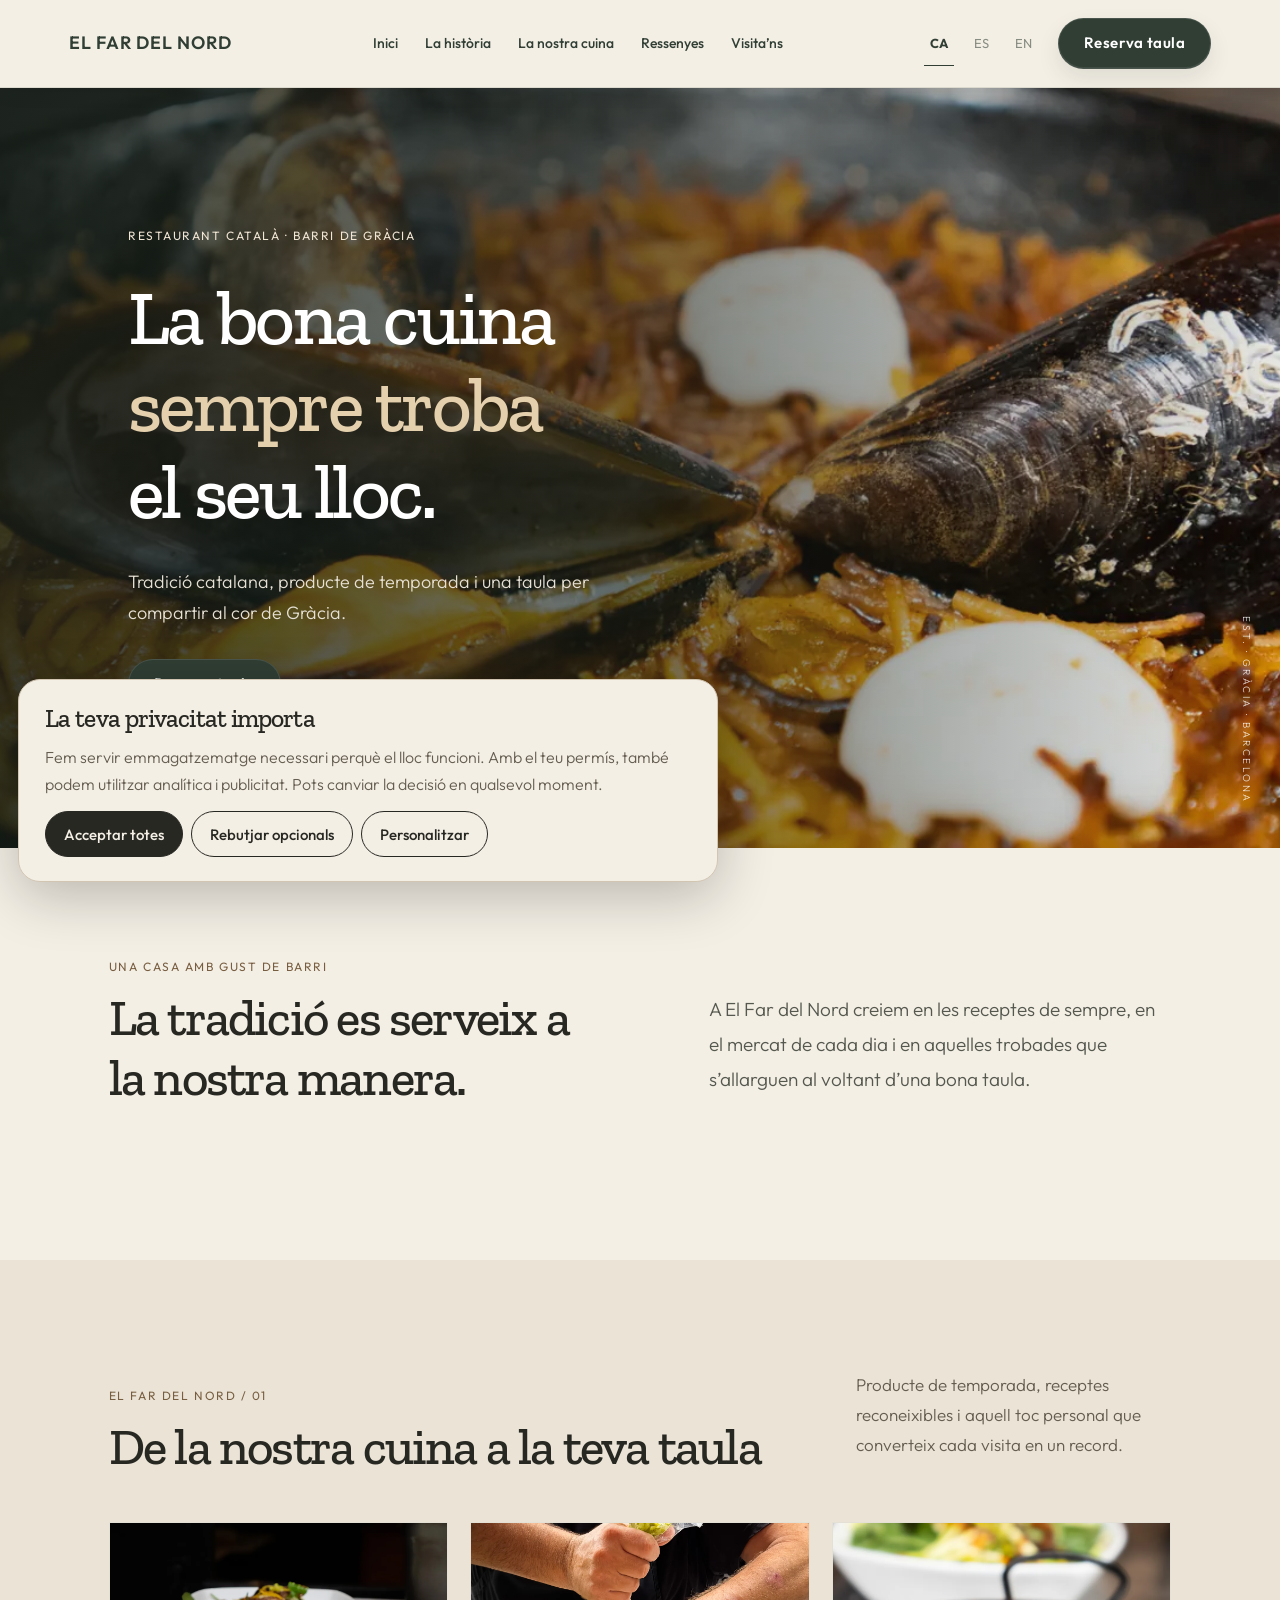
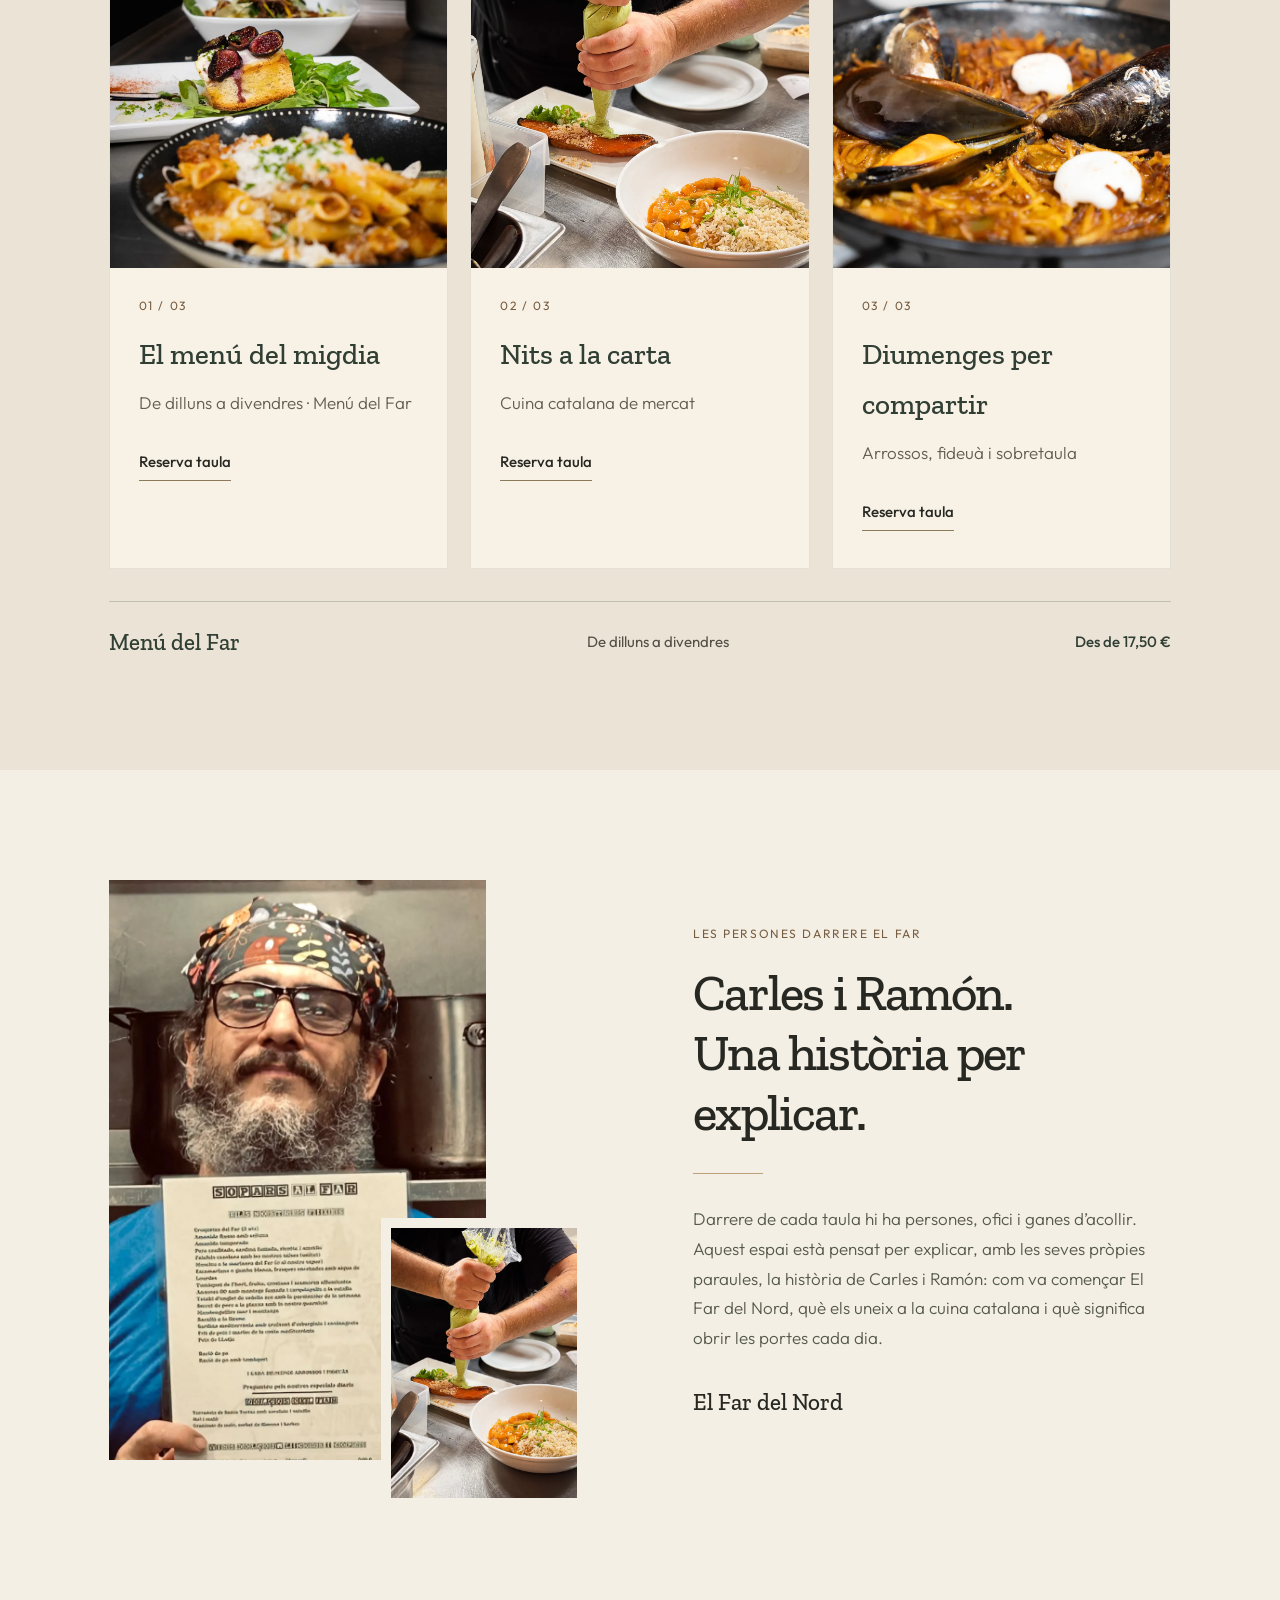
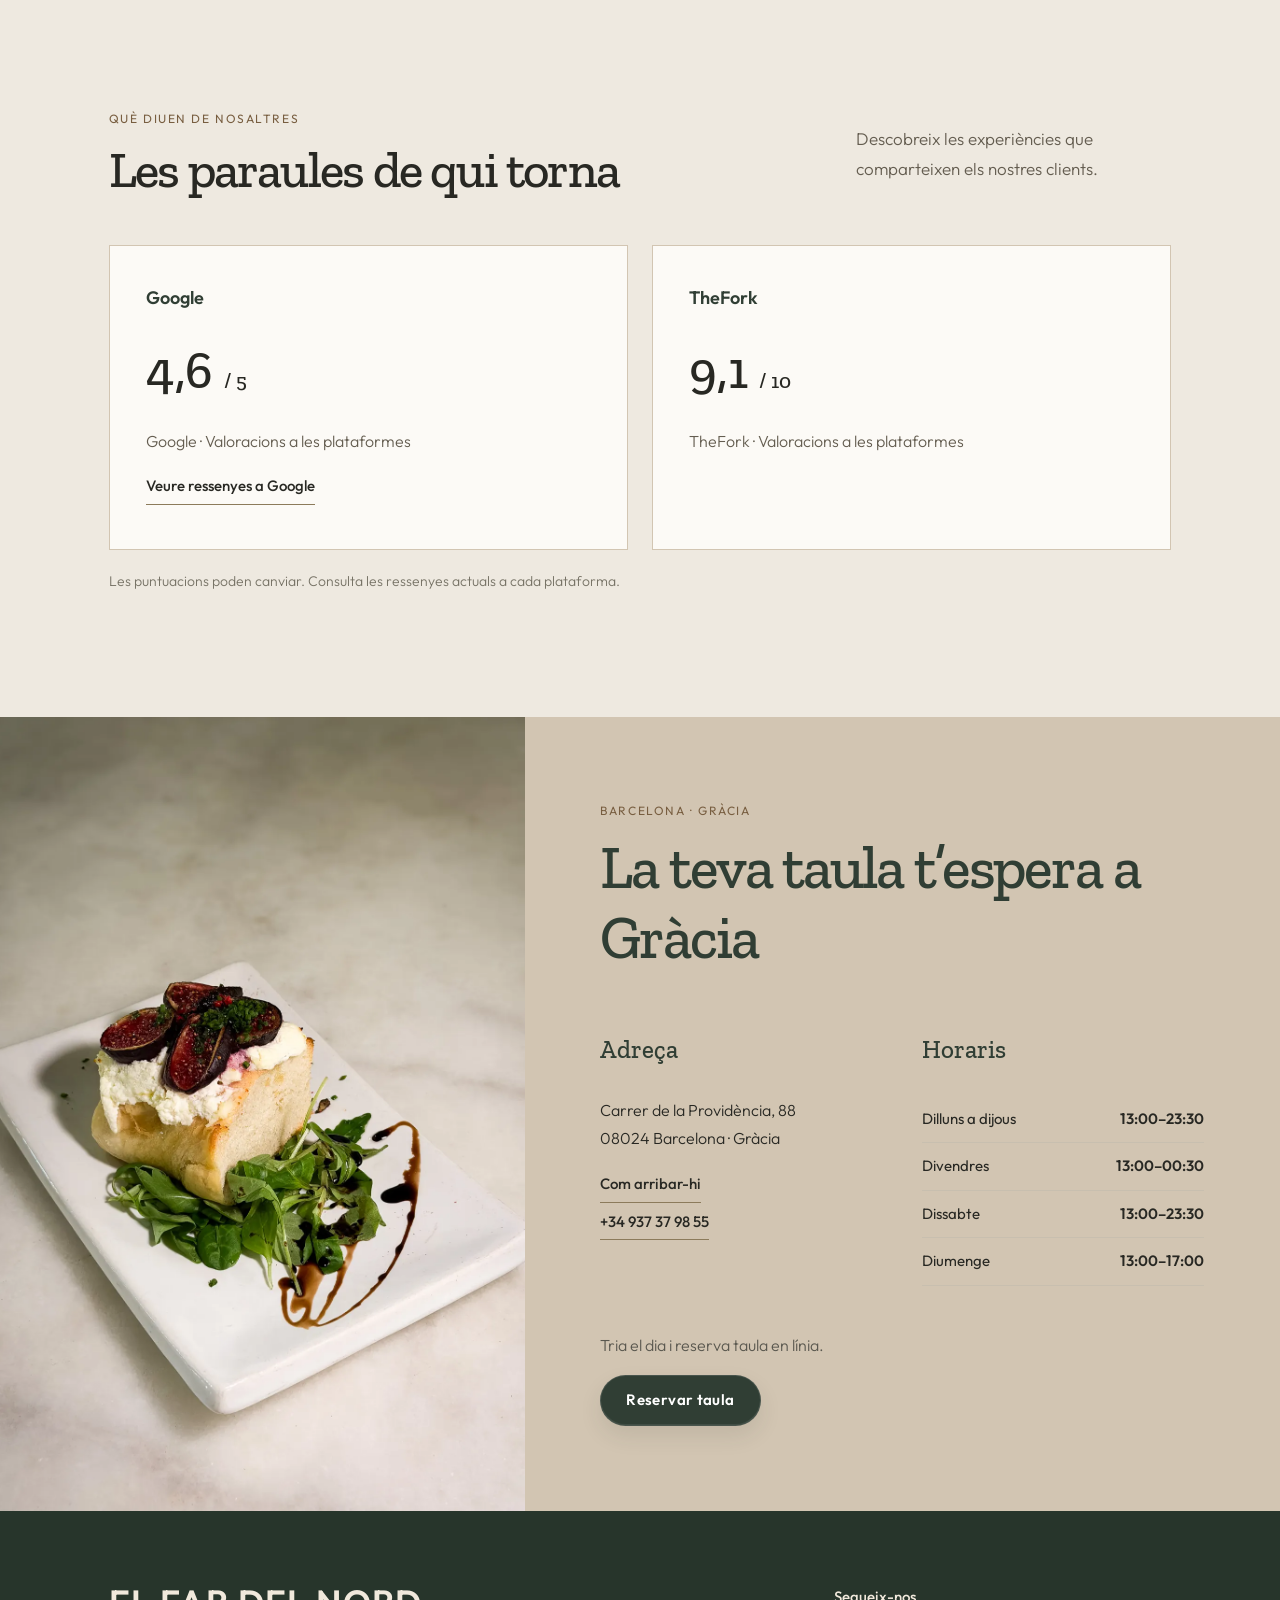
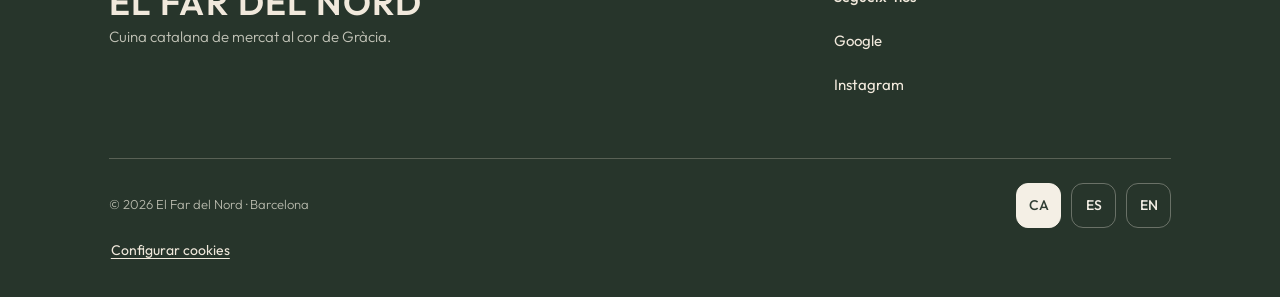
<file: index.html>
<!DOCTYPE html>

<html lang="ca"><head><script>window.dataLayer=window.dataLayer||[];function gtag(){dataLayer.push(arguments)}gtag('consent','default',{analytics_storage:'denied',ad_storage:'denied',ad_user_data:'denied',ad_personalization:'denied',functionality_storage:'granted',security_storage:'granted'});gtag('set','ads_data_redaction',true);</script><script defer="" src="assets/js/consent.js"></script><meta charset="utf-8"/><meta content="width=device-width, initial-scale=1" name="viewport"/><meta content="#f5f0e7" name="theme-color"/><title>El Far del Nord | Restaurant català a Gràcia, Barcelona</title><meta content="Descobreix El Far del Nord: cuina catalana de mercat i producte de temporada a Gràcia, Barcelona. Menú de migdia, carta i reserves." name="description"/><meta content="noindex,nofollow,max-image-preview:large" name="robots"/><link href="https://www.elfardelnord.com/" rel="canonical"/><link href="https://www.elfardelnord.com/" hreflang="ca" rel="alternate"/><link href="https://www.elfardelnord.com/es/" hreflang="es" rel="alternate"/><link href="https://www.elfardelnord.com/en/" hreflang="en" rel="alternate"/><link href="https://www.elfardelnord.com/" hreflang="x-default" rel="alternate"/><meta content="website" property="og:type"/><meta content="ca_ES" property="og:locale"/><meta content="El Far del Nord" property="og:site_name"/><meta content="El Far del Nord | Restaurant català a Gràcia, Barcelona" property="og:title"/><meta content="Descobreix El Far del Nord: cuina catalana de mercat i producte de temporada a Gràcia, Barcelona. Menú de migdia, carta i reserves." property="og:description"/><meta content="https://www.elfardelnord.com/" property="og:url"/><meta content="https://www.elfardelnord.com/assets/img/open-graph-el-far-del-nord.jpg" property="og:image"/><meta content="Fideuà con mejillones en El Far del Nord" property="og:image:alt"/><meta content="1200" property="og:image:width"/><meta content="630" property="og:image:height"/><meta content="summary_large_image" name="twitter:card"/><meta content="El Far del Nord | Restaurant català a Gràcia, Barcelona" name="twitter:title"/><meta content="Descobreix El Far del Nord: cuina catalana de mercat i producte de temporada a Gràcia, Barcelona. Menú de migdia, carta i reserves." name="twitter:description"/><meta content="https://www.elfardelnord.com/assets/img/open-graph-el-far-del-nord.jpg" name="twitter:image"/><link href="assets/favicon.svg" rel="icon" type="image/svg+xml"/><link as="image" fetchpriority="high" href="assets/img/far-27.webp" rel="preload"/><link href="https://fonts.googleapis.com" rel="preconnect"/><link crossorigin="" href="https://fonts.gstatic.com" rel="preconnect"/><link href="https://fonts.googleapis.com/css2?family=Outfit:wght@300;400;500;600&amp;family=Zilla+Slab:wght@500;600&amp;display=swap" rel="stylesheet"/><link href="assets/css/site.min.css" rel="stylesheet"/><script type="application/ld+json">{"@context":"https://schema.org","@type":"Restaurant","@id":"https://www.elfardelnord.com/#restaurant","name":"El Far del Nord","url":"https://www.elfardelnord.com/","image":"https://www.elfardelnord.com/assets/img/open-graph-el-far-del-nord.jpg","servesCuisine":["Catalan","Mediterranean"],"telephone":"+34937379855","priceRange":"€€","address":{"@type":"PostalAddress","streetAddress":"Carrer de la Providència, 88","addressLocality":"Barcelona","postalCode":"08024","addressRegion":"Catalunya","addressCountry":"ES"},"sameAs":["https://www.instagram.com/fardelnord/"],"acceptsReservations":true,"potentialAction":{"@type":"ReserveAction","target":"https://www.google.com/maps/reserve/v/dine/c/W364VXyCyhQ"},"openingHoursSpecification":[{"@type":"OpeningHoursSpecification","dayOfWeek":["Monday","Tuesday","Wednesday","Thursday"],"opens":"13:00","closes":"23:30"},{"@type":"OpeningHoursSpecification","dayOfWeek":"Friday","opens":"13:00","closes":"23:59"},{"@type":"OpeningHoursSpecification","dayOfWeek":"Saturday","opens":"13:00","closes":"23:30"},{"@type":"OpeningHoursSpecification","dayOfWeek":"Sunday","opens":"13:00","closes":"17:00"}]}</script><script defer="" src="assets/js/site.min.js"></script></head>
<body><a class="skip" href="#contenido">Skip to content / Ir al contenido</a><header class="header" id="inicio"><a aria-label="El Far del Nord - home" class="wordmark" href="#inicio">EL FAR DEL NORD</a><nav aria-label="Main navigation" class="nav"><a href="#inicio">Inici</a><a href="#historia">La història</a><a href="#cocina">La nostra cuina</a><a href="#opiniones">Ressenyes</a><a href="#visitanos">Visita’ns</a></nav><div class="header-actions"><div aria-label="Languages" class="languages"><a aria-current="page" href="index.html" hreflang="ca" lang="ca">CA</a><a href="es/index.html" hreflang="es" lang="es">ES</a><a href="en/index.html" hreflang="en" lang="en">EN</a></div><a class="btn btn-dark navbook" href="https://www.google.com/maps/reserve/v/dine/c/W364VXyCyhQ" rel="noopener noreferrer" target="_blank">Reserva taula </a><button aria-controls="mobile-nav" aria-expanded="false" aria-label="Obrir el menú" class="mobile-toggle" data-label-close="Tancar el menú" data-label-open="Obrir el menú" type="button"><span aria-hidden="true"></span><span aria-hidden="true"></span><span aria-hidden="true"></span></button></div></header><nav aria-label="Mobile navigation" class="mobile-nav" hidden="" id="mobile-nav"><a href="#inicio">Inici</a><a href="#historia">La història</a><a href="#cocina">La nostra cuina</a><a href="#opiniones">Ressenyes</a><a href="#visitanos">Visita’ns</a><a class="btn btn-dark" href="https://www.google.com/maps/reserve/v/dine/c/W364VXyCyhQ" rel="noopener noreferrer" target="_blank">Reserva taula</a></nav>
<main id="contenido"><section class="hero"><div aria-label="Fideuà tradicional catalana con mejillones" class="hero-img" role="img"></div><div class="hero-shade"></div><div class="hero-inner"><p class="eyebrow light">RESTAURANT CATALÀ · BARRI DE GRÀCIA</p><h1>La bona cuina<br/><em>sempre troba</em><br/>el seu lloc.</h1><p class="hero-sub">Tradició catalana, producte de temporada i una taula per compartir al cor de Gràcia.</p><div class="hero-cta"><a class="btn btn-gold" href="https://www.google.com/maps/reserve/v/dine/c/W364VXyCyhQ" rel="noopener noreferrer" target="_blank">Reserva taula </a><a class="text-link" href="#cocina">Descobreix la nostra cuina </a></div></div><div class="hero-side">EST. · GRÀCIA · BARCELONA</div></section>
<section aria-labelledby="intro-title" class="intro section"><div><p class="eyebrow">UNA CASA AMB GUST DE BARRI</p><h2 id="intro-title">La tradició es serveix a la nostra manera.</h2></div><div class="intro-right"><p>A El Far del Nord creiem en les receptes de sempre, en el mercat de cada dia i en aquelles trobades que s’allarguen al voltant d’una bona taula.</p></div></section>
<section class="cuisine section" id="cocina"><div class="section-heading"><div><p class="eyebrow">EL FAR DEL NORD / 01</p><h2>De la nostra cuina a la teva taula</h2></div><p>Producte de temporada, receptes reconeixibles i aquell toc personal que converteix cada visita en un record.</p></div><div class="food-grid"><article class="food-card"><div class="food-photo"><img alt="Platos de cocina catalana con pasta y verduras" height="1100" loading="lazy" src="assets/img/far-24.webp" width="850"/></div><div class="food-info"><p class="eyebrow">01 / 03</p><h3>El menú del migdia</h3><p>De dilluns a divendres · Menú del Far</p><a class="underlink" href="https://www.google.com/maps/reserve/v/dine/c/W364VXyCyhQ" rel="noopener noreferrer" target="_blank">Reserva taula </a></div></article><article class="food-card"><div class="food-photo"><img alt="Cocinero terminando un plato con salsa de hierbas" height="1100" loading="lazy" src="assets/img/far-26.webp" width="850"/></div><div class="food-info"><p class="eyebrow">02 / 03</p><h3>Nits a la carta</h3><p>Cuina catalana de mercat</p><a class="underlink" href="https://www.google.com/maps/reserve/v/dine/c/W364VXyCyhQ" rel="noopener noreferrer" target="_blank">Reserva taula </a></div></article><article class="food-card"><div class="food-photo"><img alt="Fideuà con mejillones servida en paella" height="1100" loading="lazy" src="assets/img/far-27.webp" width="850"/></div><div class="food-info"><p class="eyebrow">03 / 03</p><h3>Diumenges per compartir</h3><p>Arrossos, fideuà i sobretaula</p><a class="underlink" href="https://www.google.com/maps/reserve/v/dine/c/W364VXyCyhQ" rel="noopener noreferrer" target="_blank">Reserva taula </a></div></article></div><div class="menu-bar" aria-label="Informació del menú de migdia"><span class="menu-detail-name">Menú del Far</span><span class="menu-detail-days">De dilluns a divendres</span><span class="menu-detail-price">Des de 17,50 €</span></div></section>
<section class="story section" id="historia"><div class="story-gallery"><img alt="Retrato de Ramón, uno de los propietarios de El Far del Nord, en la cocina del restaurante" height="1248" loading="lazy" src="assets/img/ramon-el-far-del-nord.webp" width="1050"/><div class="story-small"><img alt="Preparación artesanal de un plato en la cocina de El Far del Nord" height="1150" loading="lazy" src="assets/img/far-26.webp" width="850"/></div></div><div class="story-copy"><p class="eyebrow">LES PERSONES DARRERE EL FAR</p><h2>Carles i Ramón.<br/><em>Una història per explicar.</em></h2><div class="line"></div><p>Darrere de cada taula hi ha persones, ofici i ganes d’acollir. Aquest espai està pensat per explicar, amb les seves pròpies paraules, la història de Carles i Ramón: com va començar El Far del Nord, què els uneix a la cuina catalana i què significa obrir les portes cada dia.</p><p class="signature">El Far del Nord</p></div></section>

<section class="reviews section" id="opiniones"><div class="section-heading"><div><p class="eyebrow">QUÈ DIUEN DE NOSALTRES</p><h2>Les paraules de qui torna</h2></div><p>Descobreix les experiències que comparteixen els nostres clients.</p></div><div class="review-grid"><article class="review-card"><div class="review-top"><span class="review-source">Google</span></div><strong>4,6 <small>/ 5</small></strong><span>Google · Valoracions a les plataformes</span><a class="underlink" href="https://www.google.com/maps/search/?api=1&amp;query=El+Far+del+Nord+Providencia+88+Barcelona" rel="noopener noreferrer" target="_blank">Veure ressenyes a Google </a></article><article class="review-card"><div class="review-top"><span class="review-source">TheFork</span></div><strong>9,1 <small>/ 10</small></strong><span>TheFork · Valoracions a les plataformes</span></article></div><p class="disclaimer">Les puntuacions poden canviar. Consulta les ressenyes actuals a cada plataforma.</p></section>
<section class="visit" id="visitanos"><div class="visit-image"><img alt="Tostada con higos y hojas verdes, plato de El Far del Nord" height="1100" loading="lazy" src="assets/img/far-10.webp" width="850"/></div><div class="visit-content"><p class="eyebrow">BARCELONA · GRÀCIA</p><h2>La teva taula t’espera a Gràcia</h2><div class="visit-col"><div><h3>Adreça</h3><address>Carrer de la Providència, 88<br/>08024 Barcelona · Gràcia</address><a class="underlink" href="https://www.google.com/maps/search/?api=1&amp;query=El+Far+del+Nord+Providencia+88+Barcelona" rel="noopener noreferrer" target="_blank">Com arribar-hi </a><a class="underlink" href="tel:+34937379855">+34 937 37 98 55</a></div><div><h3>Horaris</h3><div class="hours-line"><span>Dilluns a dijous</span><strong>13:00–23:30</strong></div><div class="hours-line"><span>Divendres</span><strong>13:00–00:30</strong></div><div class="hours-line"><span>Dissabte</span><strong>13:00–23:30</strong></div><div class="hours-line"><span>Diumenge</span><strong>13:00–17:00</strong></div></div></div><div class="reserve-panel"><p>Tria el dia i reserva taula en línia.</p><a class="btn btn-gold" href="https://www.google.com/maps/reserve/v/dine/c/W364VXyCyhQ" rel="noopener noreferrer" target="_blank">Reservar taula </a></div></div></section></main>
<footer class="footer"><div class="footer-top"><div><a class="footer-brand" href="#inicio">EL FAR DEL NORD</a><p>Cuina catalana de mercat al cor de Gràcia.</p></div><div><strong>Segueix-nos</strong><div class="social-links"><a href="https://www.google.com/maps/search/?api=1&amp;query=El+Far+del+Nord+Providencia+88+Barcelona" rel="noopener noreferrer" target="_blank">Google </a><a href="https://www.instagram.com/fardelnord/" rel="noopener noreferrer" target="_blank">Instagram </a></div></div></div><div class="footer-bottom"><span>© 2026 El Far del Nord · Barcelona</span><nav class="footer-languages" aria-label="Idioma del web"><a aria-current="page" href="index.html" hreflang="ca" lang="ca">CA</a><a href="es/index.html" hreflang="es" lang="es">ES</a><a href="en/index.html" hreflang="en" lang="en">EN</a></nav></div><button class="privacy-footer" id="privacy-open" type="button">Configurar cookies</button></footer><a aria-label="Reserva taula" class="floating-book" href="https://www.google.com/maps/reserve/v/dine/c/W364VXyCyhQ" rel="noopener noreferrer" target="_blank">Reserva taula </a><aside aria-label="La teva privacitat importa" class="privacy-banner" hidden="" id="privacy-banner" role="region"><h2>La teva privacitat importa</h2><p>Fem servir emmagatzematge necessari perquè el lloc funcioni. Amb el teu permís, també podem utilitzar analítica i publicitat. Pots canviar la decisió en qualsevol moment.</p><div class="privacy-actions"><button class="privacy-action primary" id="privacy-accept" type="button">Acceptar totes</button><button class="privacy-action" id="privacy-reject" type="button">Rebutjar opcionals</button><button class="privacy-action" id="privacy-custom" type="button">Personalitzar</button></div></aside><div class="privacy-backdrop" hidden="" id="privacy-dialog"><section aria-labelledby="privacy-dialog-title" aria-modal="true" class="privacy-dialog" role="dialog"><div class="privacy-head"><h2 id="privacy-dialog-title" tabindex="-1">Configurar cookies</h2><button aria-label="Close" class="privacy-close" id="privacy-close" type="button">×</button></div><p>Les preferències es guarden en aquest navegador. Les categories opcionals només s’activen si dones el teu consentiment. Aquest text informatiu s’ha de completar amb la política de privacitat i cookies definitiva del restaurant.</p><div class="privacy-option"><span>Necessàries (sempre actives)</span><input aria-label="Necessàries (sempre actives)" checked="" disabled="" type="checkbox"/></div><label class="privacy-option"><span>Analítica</span><input id="privacy-analytics" type="checkbox"/></label><label class="privacy-option"><span>Publicitat i personalització</span><input id="privacy-ads" type="checkbox"/></label><div class="privacy-actions"><button class="privacy-action primary" id="privacy-save" type="button">Desar preferències</button></div></section></div></body></html>
</file>
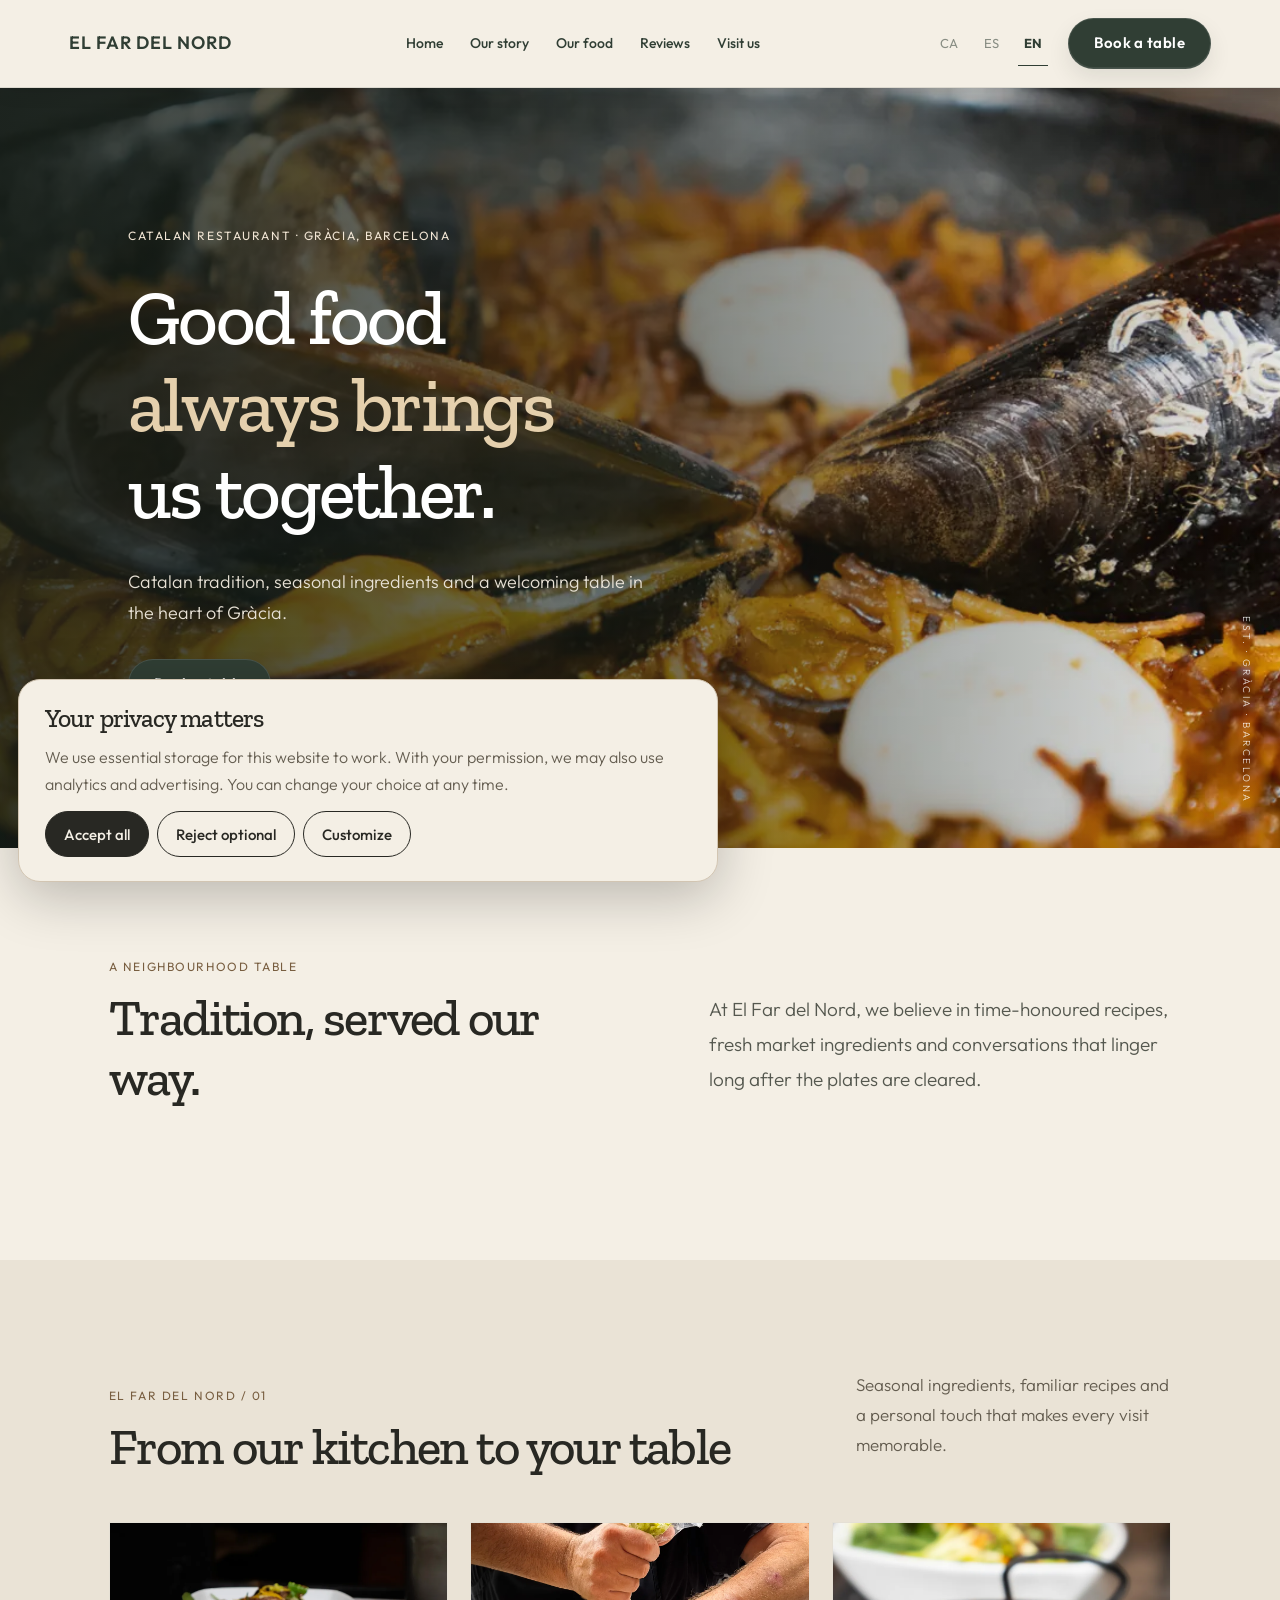
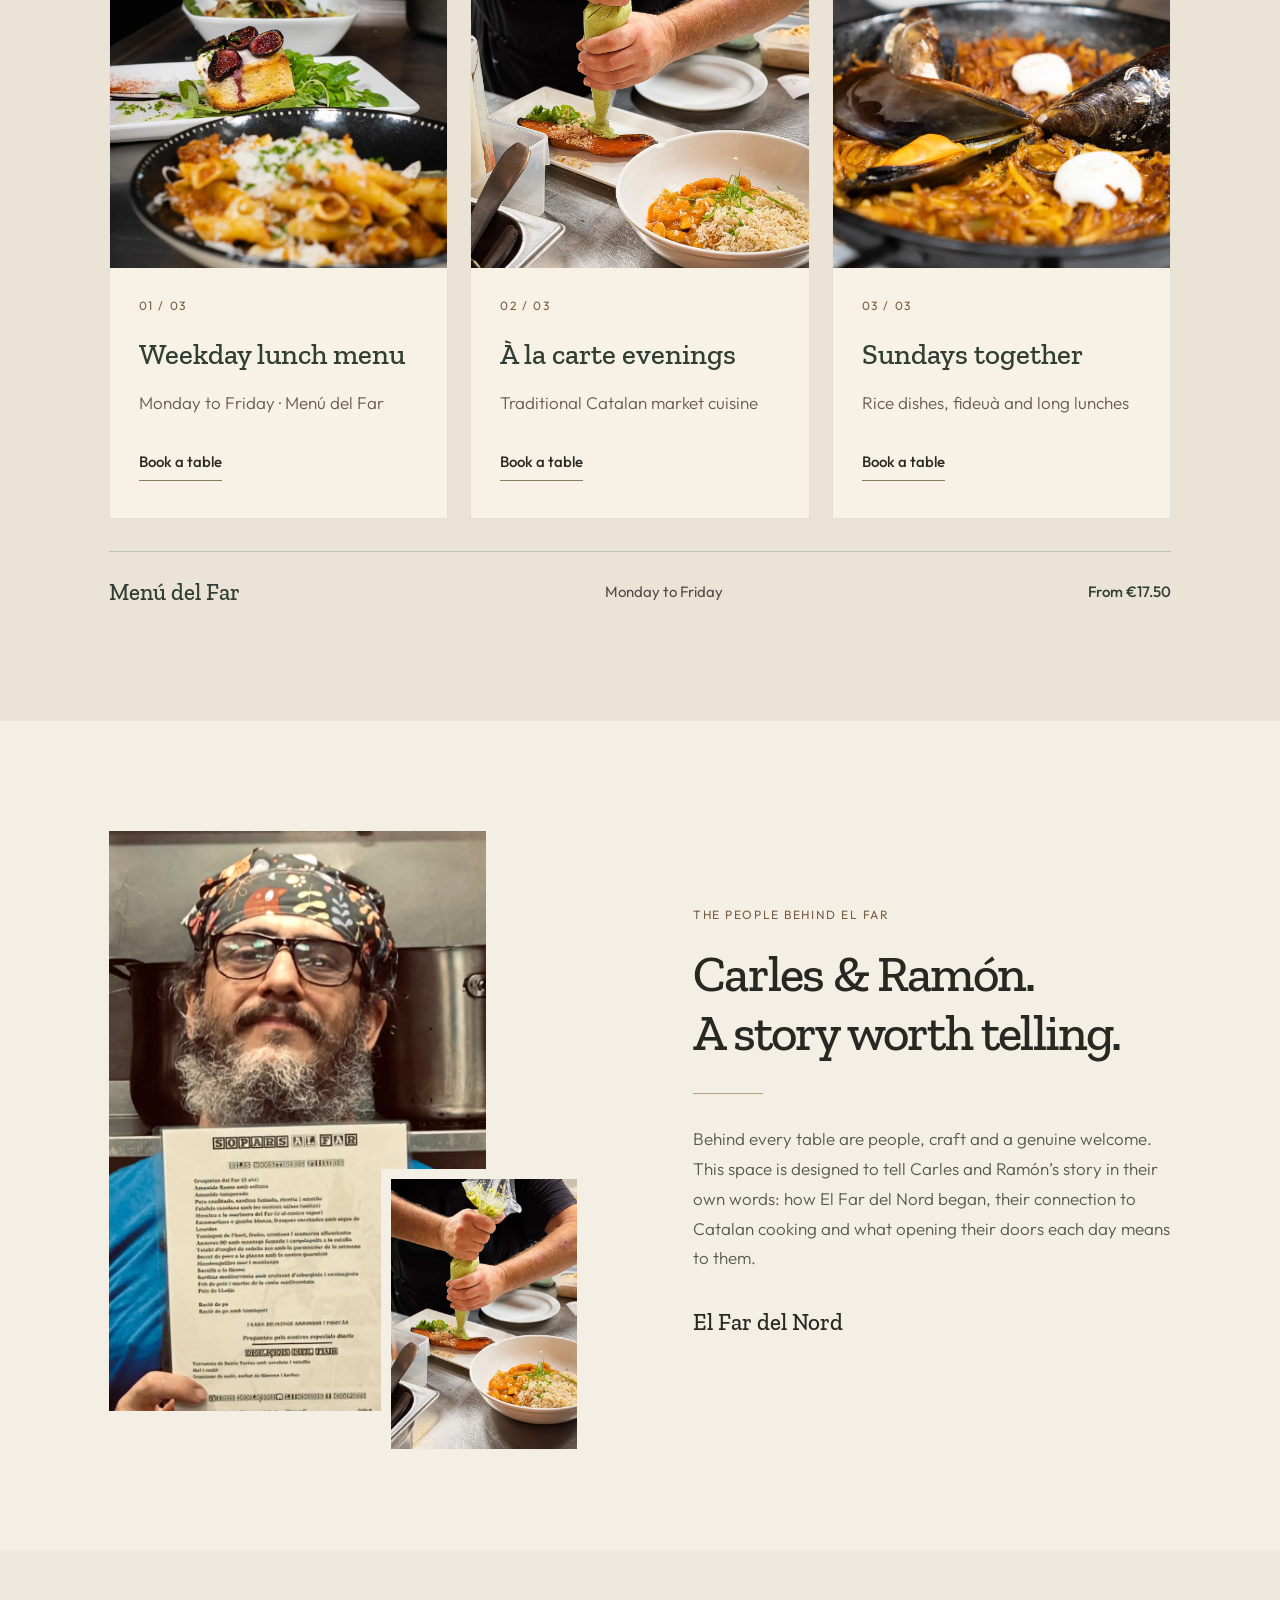
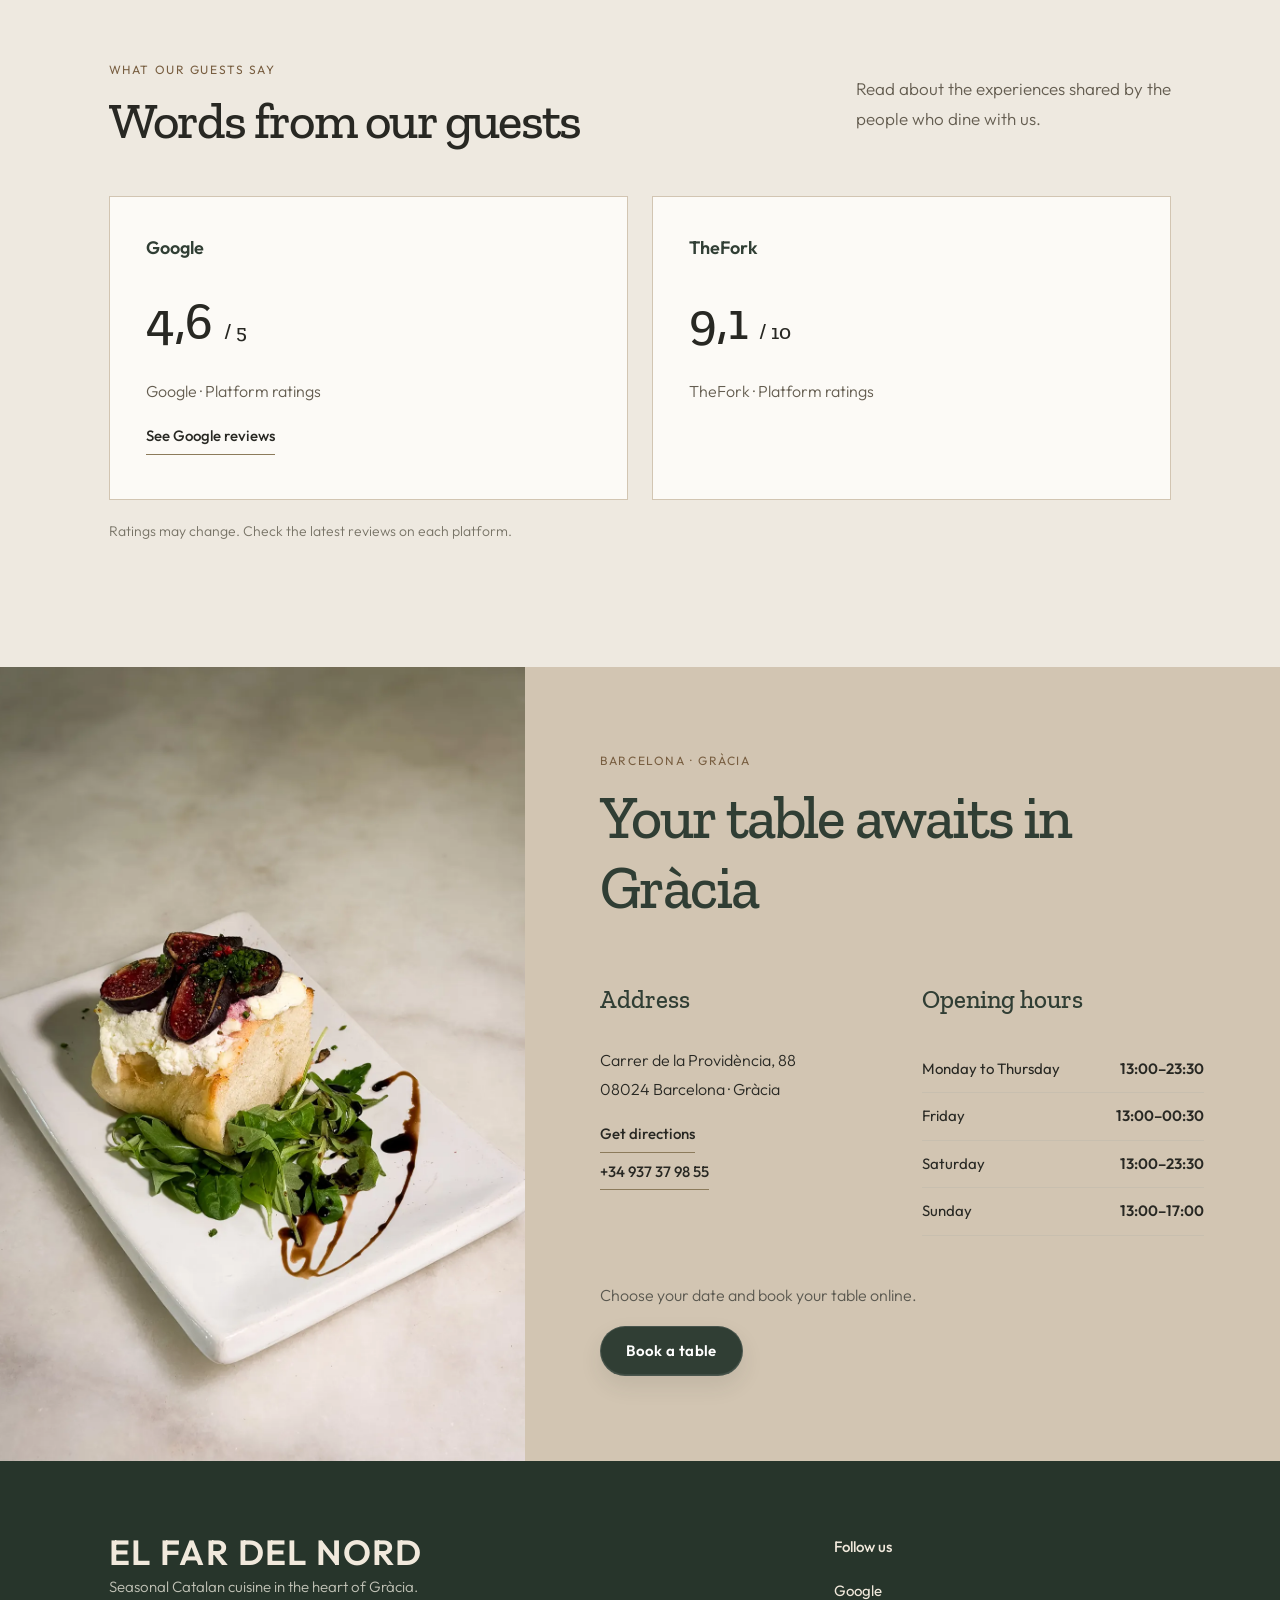
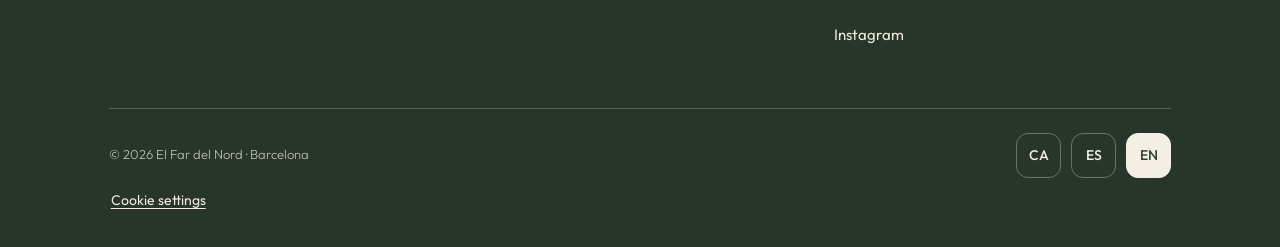
<file: en/index.html>
<!DOCTYPE html>

<html lang="en"><head><script>window.dataLayer=window.dataLayer||[];function gtag(){dataLayer.push(arguments)}gtag('consent','default',{analytics_storage:'denied',ad_storage:'denied',ad_user_data:'denied',ad_personalization:'denied',functionality_storage:'granted',security_storage:'granted'});gtag('set','ads_data_redaction',true);</script><script defer="" src="../assets/js/consent.js"></script><meta charset="utf-8"/><meta content="width=device-width, initial-scale=1" name="viewport"/><meta content="#f5f0e7" name="theme-color"/><title>El Far del Nord | Catalan Restaurant in Gràcia, Barcelona</title><meta content="Discover El Far del Nord: seasonal Catalan cuisine in Gràcia, Barcelona. Weekday lunch menu, à la carte dining and table reservations." name="description"/><meta content="noindex,nofollow,max-image-preview:large" name="robots"/><link href="https://www.elfardelnord.com/en/" rel="canonical"/><link href="https://www.elfardelnord.com/" hreflang="ca" rel="alternate"/><link href="https://www.elfardelnord.com/es/" hreflang="es" rel="alternate"/><link href="https://www.elfardelnord.com/en/" hreflang="en" rel="alternate"/><link href="https://www.elfardelnord.com/" hreflang="x-default" rel="alternate"/><meta content="website" property="og:type"/><meta content="en_GB" property="og:locale"/><meta content="El Far del Nord" property="og:site_name"/><meta content="El Far del Nord | Catalan Restaurant in Gràcia, Barcelona" property="og:title"/><meta content="Discover El Far del Nord: seasonal Catalan cuisine in Gràcia, Barcelona. Weekday lunch menu, à la carte dining and table reservations." property="og:description"/><meta content="https://www.elfardelnord.com/en/" property="og:url"/><meta content="https://www.elfardelnord.com/assets/img/open-graph-el-far-del-nord.jpg" property="og:image"/><meta content="Fideuà con mejillones en El Far del Nord" property="og:image:alt"/><meta content="1200" property="og:image:width"/><meta content="630" property="og:image:height"/><meta content="summary_large_image" name="twitter:card"/><meta content="El Far del Nord | Catalan Restaurant in Gràcia, Barcelona" name="twitter:title"/><meta content="Discover El Far del Nord: seasonal Catalan cuisine in Gràcia, Barcelona. Weekday lunch menu, à la carte dining and table reservations." name="twitter:description"/><meta content="https://www.elfardelnord.com/assets/img/open-graph-el-far-del-nord.jpg" name="twitter:image"/><link href="../assets/favicon.svg" rel="icon" type="image/svg+xml"/><link as="image" fetchpriority="high" href="../assets/img/far-27.webp" rel="preload"/><link href="https://fonts.googleapis.com" rel="preconnect"/><link crossorigin="" href="https://fonts.gstatic.com" rel="preconnect"/><link href="https://fonts.googleapis.com/css2?family=Outfit:wght@300;400;500;600&amp;family=Zilla+Slab:wght@500;600&amp;display=swap" rel="stylesheet"/><link href="../assets/css/site.min.css" rel="stylesheet"/><script type="application/ld+json">{"@context":"https://schema.org","@type":"Restaurant","@id":"https://www.elfardelnord.com/#restaurant","name":"El Far del Nord","url":"https://www.elfardelnord.com/","image":"https://www.elfardelnord.com/assets/img/open-graph-el-far-del-nord.jpg","servesCuisine":["Catalan","Mediterranean"],"telephone":"+34937379855","priceRange":"€€","address":{"@type":"PostalAddress","streetAddress":"Carrer de la Providència, 88","addressLocality":"Barcelona","postalCode":"08024","addressRegion":"Catalunya","addressCountry":"ES"},"sameAs":["https://www.instagram.com/fardelnord/"],"acceptsReservations":true,"potentialAction":{"@type":"ReserveAction","target":"https://www.google.com/maps/reserve/v/dine/c/W364VXyCyhQ"},"openingHoursSpecification":[{"@type":"OpeningHoursSpecification","dayOfWeek":["Monday","Tuesday","Wednesday","Thursday"],"opens":"13:00","closes":"23:30"},{"@type":"OpeningHoursSpecification","dayOfWeek":"Friday","opens":"13:00","closes":"23:59"},{"@type":"OpeningHoursSpecification","dayOfWeek":"Saturday","opens":"13:00","closes":"23:30"},{"@type":"OpeningHoursSpecification","dayOfWeek":"Sunday","opens":"13:00","closes":"17:00"}]}</script><script defer="" src="../assets/js/site.min.js"></script></head>
<body><a class="skip" href="#contenido">Skip to content / Ir al contenido</a><header class="header" id="inicio"><a aria-label="El Far del Nord - home" class="wordmark" href="#inicio">EL FAR DEL NORD</a><nav aria-label="Main navigation" class="nav"><a href="#inicio">Home</a><a href="#historia">Our story</a><a href="#cocina">Our food</a><a href="#opiniones">Reviews</a><a href="#visitanos">Visit us</a></nav><div class="header-actions"><div aria-label="Languages" class="languages"><a href="../index.html" hreflang="ca" lang="ca">CA</a><a href="../es/index.html" hreflang="es" lang="es">ES</a><a aria-current="page" href="../en/index.html" hreflang="en" lang="en">EN</a></div><a class="btn btn-dark navbook" href="https://www.google.com/maps/reserve/v/dine/c/W364VXyCyhQ" rel="noopener noreferrer" target="_blank">Book a table </a><button aria-controls="mobile-nav" aria-expanded="false" aria-label="Open menu" class="mobile-toggle" data-label-close="Close menu" data-label-open="Open menu" type="button"><span aria-hidden="true"></span><span aria-hidden="true"></span><span aria-hidden="true"></span></button></div></header><nav aria-label="Mobile navigation" class="mobile-nav" hidden="" id="mobile-nav"><a href="#inicio">Home</a><a href="#historia">Our story</a><a href="#cocina">Our food</a><a href="#opiniones">Reviews</a><a href="#visitanos">Visit us</a><a class="btn btn-dark" href="https://www.google.com/maps/reserve/v/dine/c/W364VXyCyhQ" rel="noopener noreferrer" target="_blank">Book a table</a></nav>
<main id="contenido"><section class="hero"><div aria-label="Fideuà tradicional catalana con mejillones" class="hero-img" role="img"></div><div class="hero-shade"></div><div class="hero-inner"><p class="eyebrow light">CATALAN RESTAURANT · GRÀCIA, BARCELONA</p><h1>Good food<br/><em>always brings</em><br/>us together.</h1><p class="hero-sub">Catalan tradition, seasonal ingredients and a welcoming table in the heart of Gràcia.</p><div class="hero-cta"><a class="btn btn-gold" href="https://www.google.com/maps/reserve/v/dine/c/W364VXyCyhQ" rel="noopener noreferrer" target="_blank">Book a table </a><a class="text-link" href="#cocina">Explore our food </a></div></div><div class="hero-side">EST. · GRÀCIA · BARCELONA</div></section>
<section aria-labelledby="intro-title" class="intro section"><div><p class="eyebrow">A NEIGHBOURHOOD TABLE</p><h2 id="intro-title">Tradition, served our way.</h2></div><div class="intro-right"><p>At El Far del Nord, we believe in time-honoured recipes, fresh market ingredients and conversations that linger long after the plates are cleared.</p></div></section>
<section class="cuisine section" id="cocina"><div class="section-heading"><div><p class="eyebrow">EL FAR DEL NORD / 01</p><h2>From our kitchen to your table</h2></div><p>Seasonal ingredients, familiar recipes and a personal touch that makes every visit memorable.</p></div><div class="food-grid"><article class="food-card"><div class="food-photo"><img alt="Platos de cocina catalana con pasta y verduras" height="1100" loading="lazy" src="../assets/img/far-24.webp" width="850"/></div><div class="food-info"><p class="eyebrow">01 / 03</p><h3>Weekday lunch menu</h3><p>Monday to Friday · Menú del Far</p><a class="underlink" href="https://www.google.com/maps/reserve/v/dine/c/W364VXyCyhQ" rel="noopener noreferrer" target="_blank">Book a table </a></div></article><article class="food-card"><div class="food-photo"><img alt="Cocinero terminando un plato con salsa de hierbas" height="1100" loading="lazy" src="../assets/img/far-26.webp" width="850"/></div><div class="food-info"><p class="eyebrow">02 / 03</p><h3>À la carte evenings</h3><p>Traditional Catalan market cuisine</p><a class="underlink" href="https://www.google.com/maps/reserve/v/dine/c/W364VXyCyhQ" rel="noopener noreferrer" target="_blank">Book a table </a></div></article><article class="food-card"><div class="food-photo"><img alt="Fideuà con mejillones servida en paella" height="1100" loading="lazy" src="../assets/img/far-27.webp" width="850"/></div><div class="food-info"><p class="eyebrow">03 / 03</p><h3>Sundays together</h3><p>Rice dishes, fideuà and long lunches</p><a class="underlink" href="https://www.google.com/maps/reserve/v/dine/c/W364VXyCyhQ" rel="noopener noreferrer" target="_blank">Book a table </a></div></article></div><div class="menu-bar" aria-label="Lunch menu information"><span class="menu-detail-name">Menú del Far</span><span class="menu-detail-days">Monday to Friday</span><span class="menu-detail-price">From €17.50</span></div></section>
<section class="story section" id="historia"><div class="story-gallery"><img alt="Retrato de Ramón, uno de los propietarios de El Far del Nord, en la cocina del restaurante" height="1248" loading="lazy" src="../assets/img/ramon-el-far-del-nord.webp" width="1050"/><div class="story-small"><img alt="Preparación artesanal de un plato en la cocina de El Far del Nord" height="1150" loading="lazy" src="../assets/img/far-26.webp" width="850"/></div></div><div class="story-copy"><p class="eyebrow">THE PEOPLE BEHIND EL FAR</p><h2>Carles &amp; Ramón.<br/><em>A story worth telling.</em></h2><div class="line"></div><p>Behind every table are people, craft and a genuine welcome. This space is designed to tell Carles and Ramón’s story in their own words: how El Far del Nord began, their connection to Catalan cooking and what opening their doors each day means to them.</p><p class="signature">El Far del Nord</p></div></section>

<section class="reviews section" id="opiniones"><div class="section-heading"><div><p class="eyebrow">WHAT OUR GUESTS SAY</p><h2>Words from our guests</h2></div><p>Read about the experiences shared by the people who dine with us.</p></div><div class="review-grid"><article class="review-card"><div class="review-top"><span class="review-source">Google</span></div><strong>4,6 <small>/ 5</small></strong><span>Google · Platform ratings</span><a class="underlink" href="https://www.google.com/maps/search/?api=1&amp;query=El+Far+del+Nord+Providencia+88+Barcelona" rel="noopener noreferrer" target="_blank">See Google reviews </a></article><article class="review-card"><div class="review-top"><span class="review-source">TheFork</span></div><strong>9,1 <small>/ 10</small></strong><span>TheFork · Platform ratings</span></article></div><p class="disclaimer">Ratings may change. Check the latest reviews on each platform.</p></section>
<section class="visit" id="visitanos"><div class="visit-image"><img alt="Tostada con higos y hojas verdes, plato de El Far del Nord" height="1100" loading="lazy" src="../assets/img/far-10.webp" width="850"/></div><div class="visit-content"><p class="eyebrow">BARCELONA · GRÀCIA</p><h2>Your table awaits in Gràcia</h2><div class="visit-col"><div><h3>Address</h3><address>Carrer de la Providència, 88<br/>08024 Barcelona · Gràcia</address><a class="underlink" href="https://www.google.com/maps/search/?api=1&amp;query=El+Far+del+Nord+Providencia+88+Barcelona" rel="noopener noreferrer" target="_blank">Get directions </a><a class="underlink" href="tel:+34937379855">+34 937 37 98 55</a></div><div><h3>Opening hours</h3><div class="hours-line"><span>Monday to Thursday</span><strong>13:00–23:30</strong></div><div class="hours-line"><span>Friday</span><strong>13:00–00:30</strong></div><div class="hours-line"><span>Saturday</span><strong>13:00–23:30</strong></div><div class="hours-line"><span>Sunday</span><strong>13:00–17:00</strong></div></div></div><div class="reserve-panel"><p>Choose your date and book your table online.</p><a class="btn btn-gold" href="https://www.google.com/maps/reserve/v/dine/c/W364VXyCyhQ" rel="noopener noreferrer" target="_blank">Book a table </a></div></div></section></main>
<footer class="footer"><div class="footer-top"><div><a class="footer-brand" href="#inicio">EL FAR DEL NORD</a><p>Seasonal Catalan cuisine in the heart of Gràcia.</p></div><div><strong>Follow us</strong><div class="social-links"><a href="https://www.google.com/maps/search/?api=1&amp;query=El+Far+del+Nord+Providencia+88+Barcelona" rel="noopener noreferrer" target="_blank">Google </a><a href="https://www.instagram.com/fardelnord/" rel="noopener noreferrer" target="_blank">Instagram </a></div></div></div><div class="footer-bottom"><span>© 2026 El Far del Nord · Barcelona</span><nav class="footer-languages" aria-label="Website language"><a href="../index.html" hreflang="ca" lang="ca">CA</a><a href="../es/index.html" hreflang="es" lang="es">ES</a><a aria-current="page" href="../en/index.html" hreflang="en" lang="en">EN</a></nav></div><button class="privacy-footer" id="privacy-open" type="button">Cookie settings</button></footer><a aria-label="Book a table" class="floating-book" href="https://www.google.com/maps/reserve/v/dine/c/W364VXyCyhQ" rel="noopener noreferrer" target="_blank">Book a table </a><aside aria-label="Your privacy matters" class="privacy-banner" hidden="" id="privacy-banner" role="region"><h2>Your privacy matters</h2><p>We use essential storage for this website to work. With your permission, we may also use analytics and advertising. You can change your choice at any time.</p><div class="privacy-actions"><button class="privacy-action primary" id="privacy-accept" type="button">Accept all</button><button class="privacy-action" id="privacy-reject" type="button">Reject optional</button><button class="privacy-action" id="privacy-custom" type="button">Customize</button></div></aside><div class="privacy-backdrop" hidden="" id="privacy-dialog"><section aria-labelledby="privacy-dialog-title" aria-modal="true" class="privacy-dialog" role="dialog"><div class="privacy-head"><h2 id="privacy-dialog-title" tabindex="-1">Cookie settings</h2><button aria-label="Close" class="privacy-close" id="privacy-close" type="button">×</button></div><p>Your choices are saved in this browser. Optional categories are enabled only with your consent. This informational notice must be completed with the restaurant’s final privacy and cookie policy.</p><div class="privacy-option"><span>Essential (always on)</span><input aria-label="Essential (always on)" checked="" disabled="" type="checkbox"/></div><label class="privacy-option"><span>Analytics</span><input id="privacy-analytics" type="checkbox"/></label><label class="privacy-option"><span>Advertising and personalization</span><input id="privacy-ads" type="checkbox"/></label><div class="privacy-actions"><button class="privacy-action primary" id="privacy-save" type="button">Save preferences</button></div></section></div></body></html>
</file>
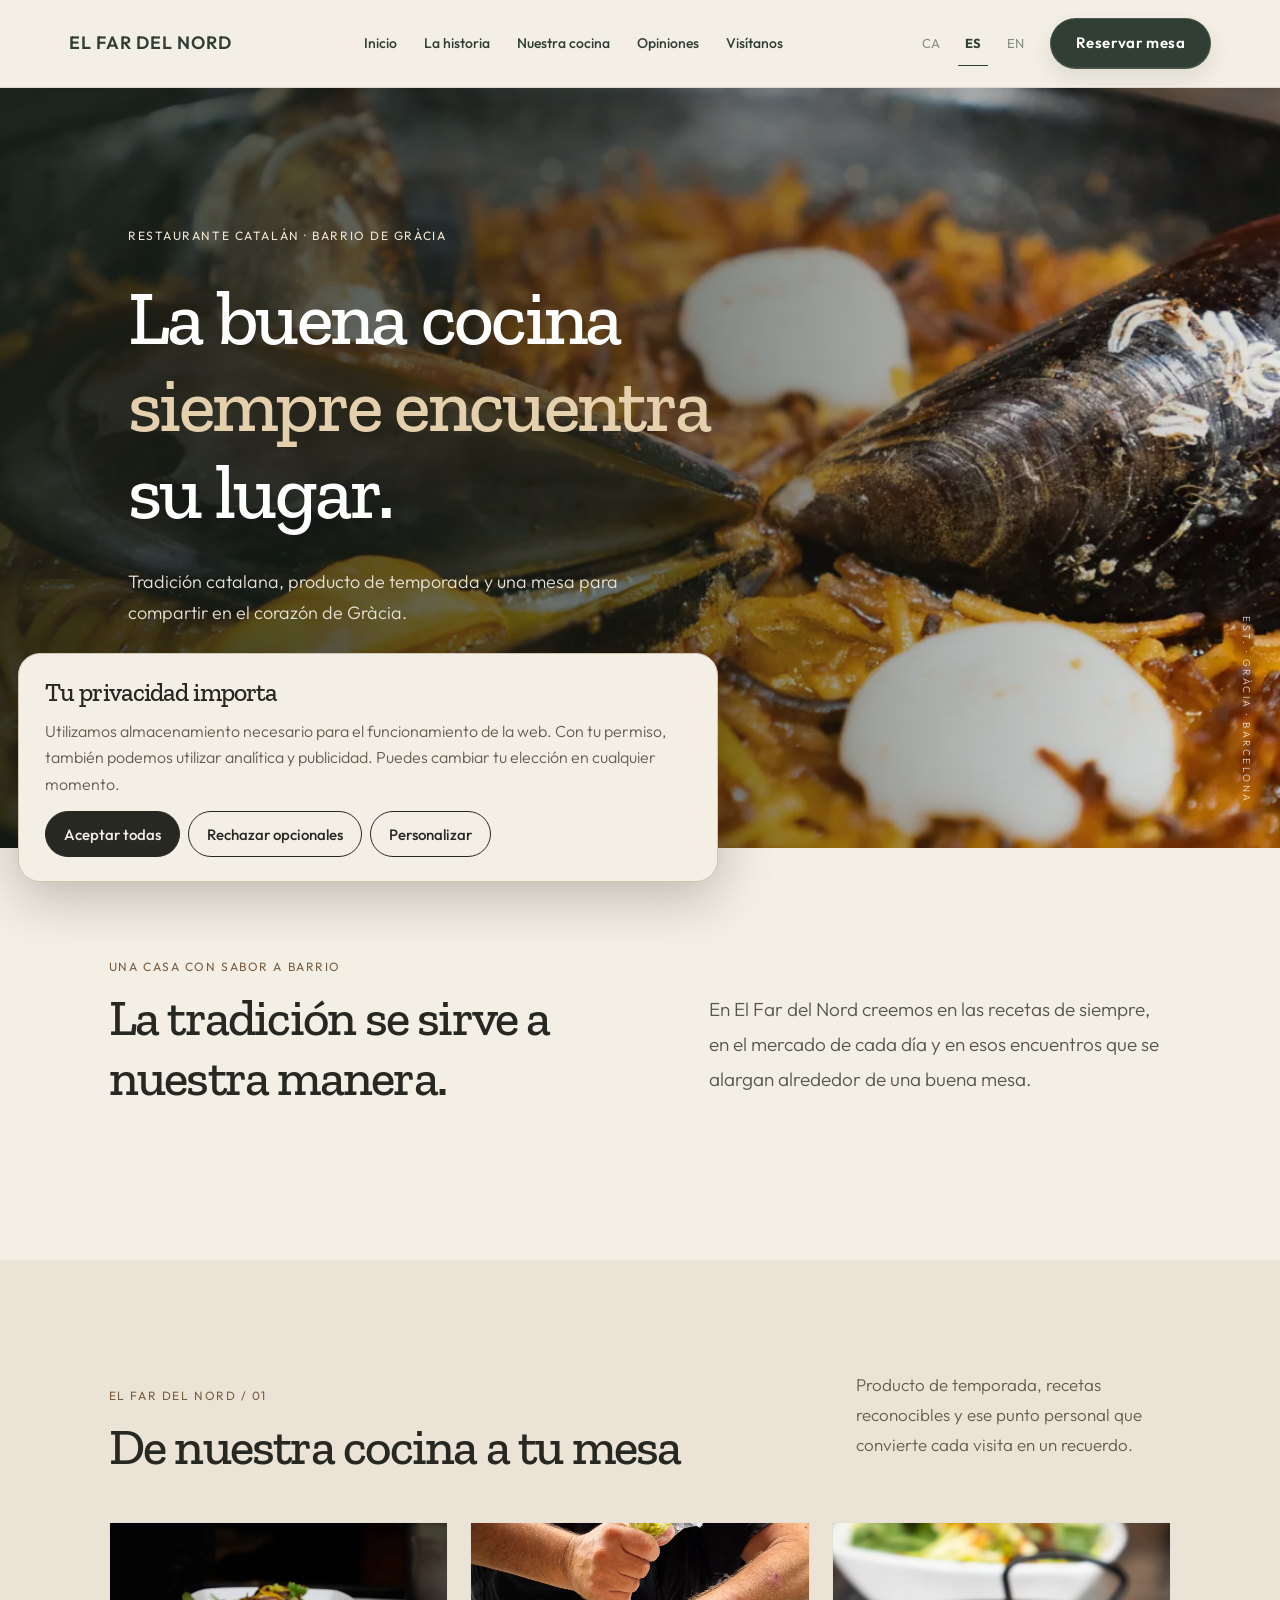
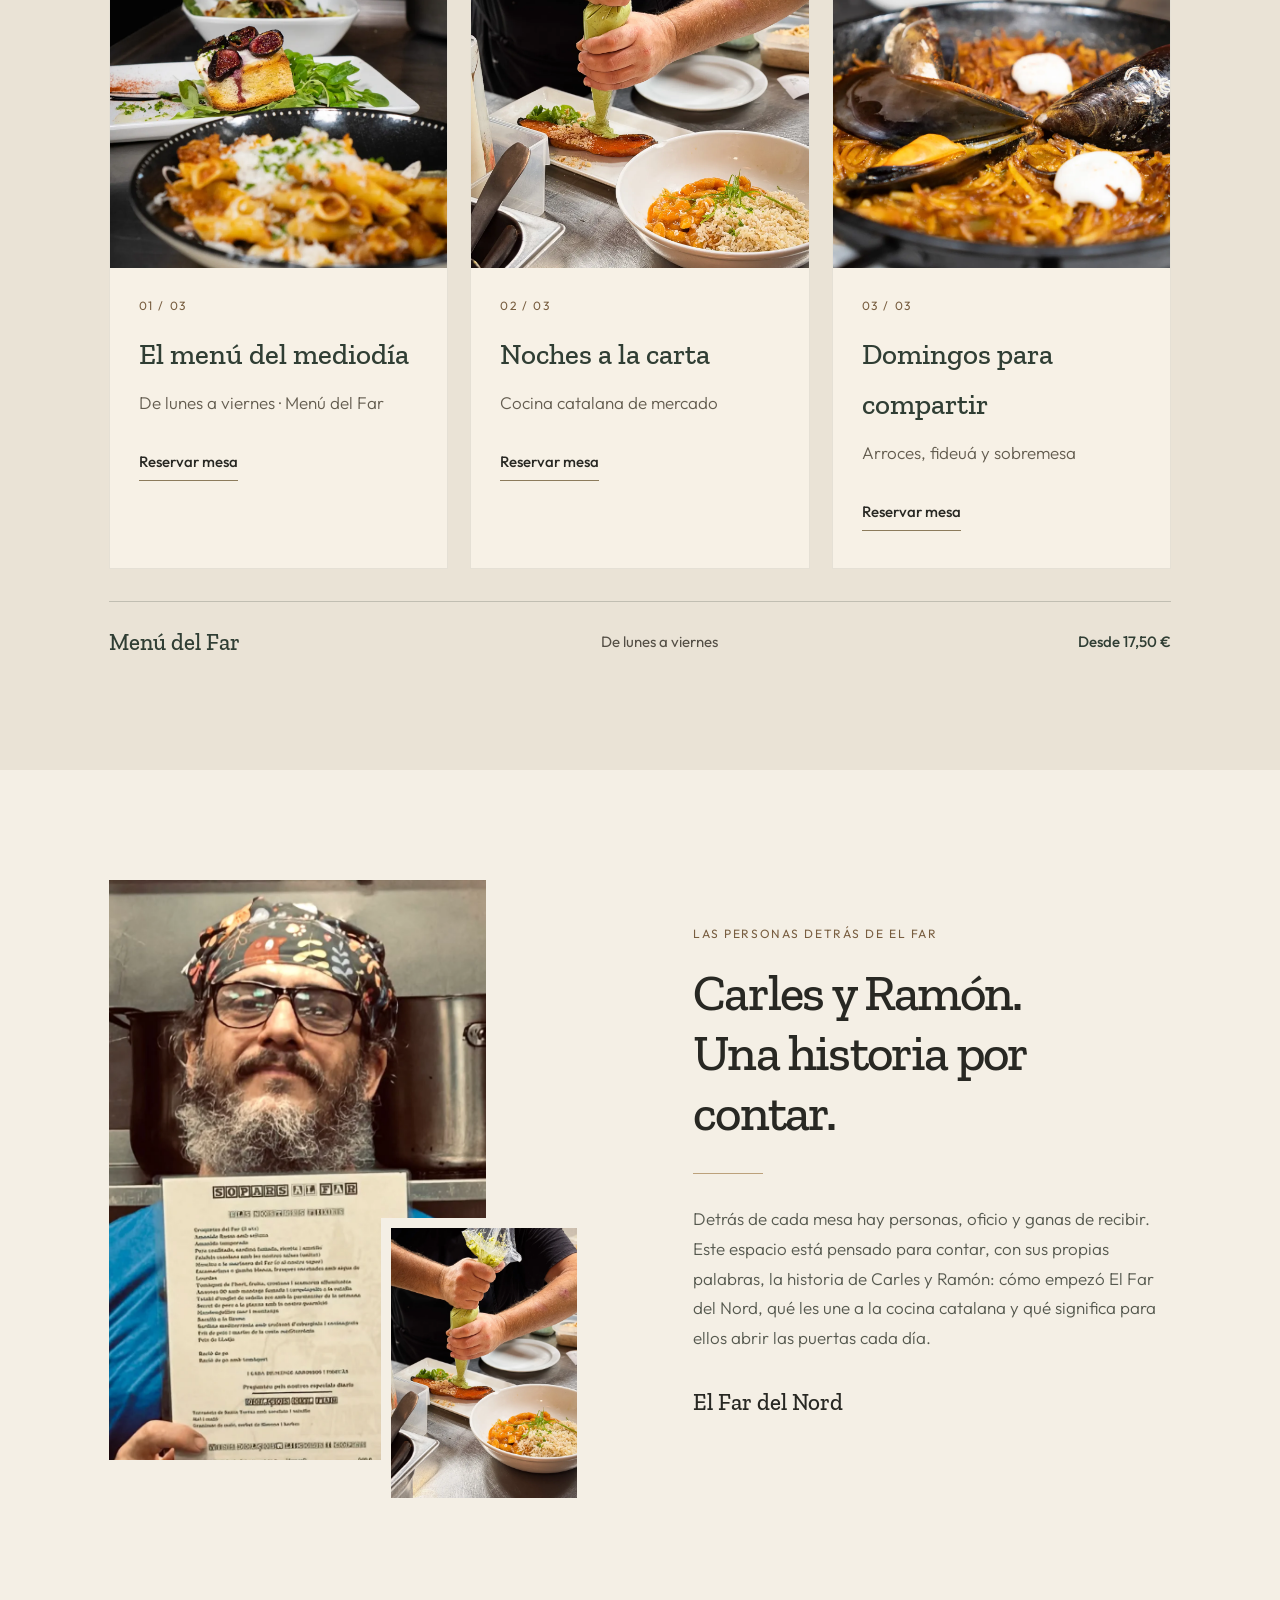
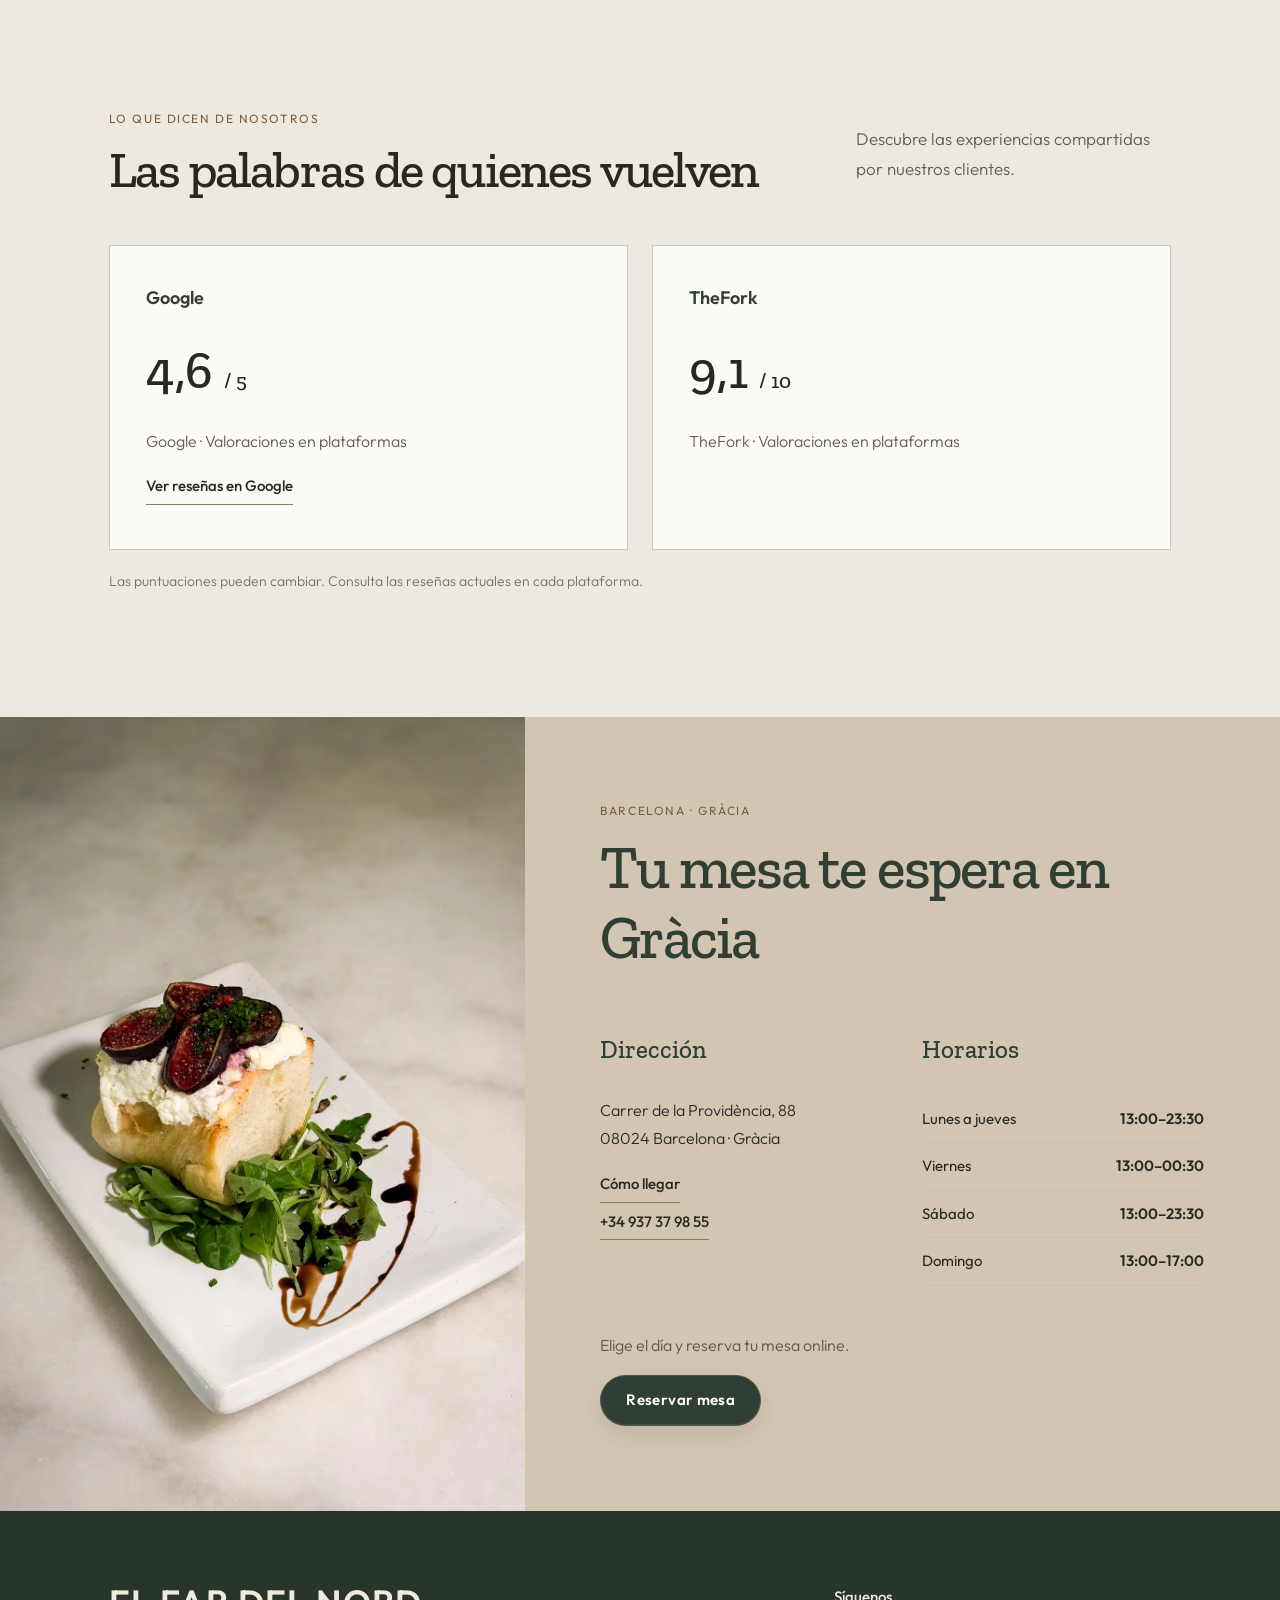
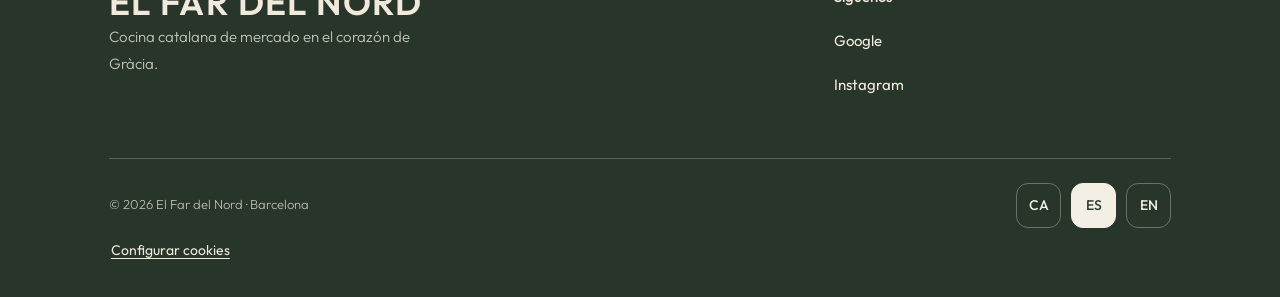
<file: es/index.html>
<!DOCTYPE html>

<html lang="es"><head><script>window.dataLayer=window.dataLayer||[];function gtag(){dataLayer.push(arguments)}gtag('consent','default',{analytics_storage:'denied',ad_storage:'denied',ad_user_data:'denied',ad_personalization:'denied',functionality_storage:'granted',security_storage:'granted'});gtag('set','ads_data_redaction',true);</script><script defer="" src="../assets/js/consent.js"></script><meta charset="utf-8"/><meta content="width=device-width, initial-scale=1" name="viewport"/><meta content="#f5f0e7" name="theme-color"/><title>El Far del Nord | Restaurante catalán en Gràcia, Barcelona</title><meta content="Descubre El Far del Nord: cocina catalana de mercado y producto de temporada en Gràcia, Barcelona. Menú del mediodía, carta y reservas." name="description"/><meta content="noindex,nofollow,max-image-preview:large" name="robots"/><link href="https://www.elfardelnord.com/es/" rel="canonical"/><link href="https://www.elfardelnord.com/" hreflang="ca" rel="alternate"/><link href="https://www.elfardelnord.com/es/" hreflang="es" rel="alternate"/><link href="https://www.elfardelnord.com/en/" hreflang="en" rel="alternate"/><link href="https://www.elfardelnord.com/" hreflang="x-default" rel="alternate"/><meta content="website" property="og:type"/><meta content="es_ES" property="og:locale"/><meta content="El Far del Nord" property="og:site_name"/><meta content="El Far del Nord | Restaurante catalán en Gràcia, Barcelona" property="og:title"/><meta content="Descubre El Far del Nord: cocina catalana de mercado y producto de temporada en Gràcia, Barcelona. Menú del mediodía, carta y reservas." property="og:description"/><meta content="https://www.elfardelnord.com/es/" property="og:url"/><meta content="https://www.elfardelnord.com/assets/img/open-graph-el-far-del-nord.jpg" property="og:image"/><meta content="Fideuà con mejillones en El Far del Nord" property="og:image:alt"/><meta content="1200" property="og:image:width"/><meta content="630" property="og:image:height"/><meta content="summary_large_image" name="twitter:card"/><meta content="El Far del Nord | Restaurante catalán en Gràcia, Barcelona" name="twitter:title"/><meta content="Descubre El Far del Nord: cocina catalana de mercado y producto de temporada en Gràcia, Barcelona. Menú del mediodía, carta y reservas." name="twitter:description"/><meta content="https://www.elfardelnord.com/assets/img/open-graph-el-far-del-nord.jpg" name="twitter:image"/><link href="../assets/favicon.svg" rel="icon" type="image/svg+xml"/><link as="image" fetchpriority="high" href="../assets/img/far-27.webp" rel="preload"/><link href="https://fonts.googleapis.com" rel="preconnect"/><link crossorigin="" href="https://fonts.gstatic.com" rel="preconnect"/><link href="https://fonts.googleapis.com/css2?family=Outfit:wght@300;400;500;600&amp;family=Zilla+Slab:wght@500;600&amp;display=swap" rel="stylesheet"/><link href="../assets/css/site.min.css" rel="stylesheet"/><script type="application/ld+json">{"@context":"https://schema.org","@type":"Restaurant","@id":"https://www.elfardelnord.com/#restaurant","name":"El Far del Nord","url":"https://www.elfardelnord.com/","image":"https://www.elfardelnord.com/assets/img/open-graph-el-far-del-nord.jpg","servesCuisine":["Catalan","Mediterranean"],"telephone":"+34937379855","priceRange":"€€","address":{"@type":"PostalAddress","streetAddress":"Carrer de la Providència, 88","addressLocality":"Barcelona","postalCode":"08024","addressRegion":"Catalunya","addressCountry":"ES"},"sameAs":["https://www.instagram.com/fardelnord/"],"acceptsReservations":true,"potentialAction":{"@type":"ReserveAction","target":"https://www.google.com/maps/reserve/v/dine/c/W364VXyCyhQ"},"openingHoursSpecification":[{"@type":"OpeningHoursSpecification","dayOfWeek":["Monday","Tuesday","Wednesday","Thursday"],"opens":"13:00","closes":"23:30"},{"@type":"OpeningHoursSpecification","dayOfWeek":"Friday","opens":"13:00","closes":"23:59"},{"@type":"OpeningHoursSpecification","dayOfWeek":"Saturday","opens":"13:00","closes":"23:30"},{"@type":"OpeningHoursSpecification","dayOfWeek":"Sunday","opens":"13:00","closes":"17:00"}]}</script><script defer="" src="../assets/js/site.min.js"></script></head>
<body><a class="skip" href="#contenido">Skip to content / Ir al contenido</a><header class="header" id="inicio"><a aria-label="El Far del Nord - home" class="wordmark" href="#inicio">EL FAR DEL NORD</a><nav aria-label="Main navigation" class="nav"><a href="#inicio">Inicio</a><a href="#historia">La historia</a><a href="#cocina">Nuestra cocina</a><a href="#opiniones">Opiniones</a><a href="#visitanos">Visítanos</a></nav><div class="header-actions"><div aria-label="Languages" class="languages"><a href="../index.html" hreflang="ca" lang="ca">CA</a><a aria-current="page" href="../es/index.html" hreflang="es" lang="es">ES</a><a href="../en/index.html" hreflang="en" lang="en">EN</a></div><a class="btn btn-dark navbook" href="https://www.google.com/maps/reserve/v/dine/c/W364VXyCyhQ" rel="noopener noreferrer" target="_blank">Reservar mesa </a><button aria-controls="mobile-nav" aria-expanded="false" aria-label="Abrir el menú" class="mobile-toggle" data-label-close="Cerrar el menú" data-label-open="Abrir el menú" type="button"><span aria-hidden="true"></span><span aria-hidden="true"></span><span aria-hidden="true"></span></button></div></header><nav aria-label="Mobile navigation" class="mobile-nav" hidden="" id="mobile-nav"><a href="#inicio">Inicio</a><a href="#historia">La historia</a><a href="#cocina">Nuestra cocina</a><a href="#opiniones">Opiniones</a><a href="#visitanos">Visítanos</a><a class="btn btn-dark" href="https://www.google.com/maps/reserve/v/dine/c/W364VXyCyhQ" rel="noopener noreferrer" target="_blank">Reservar mesa</a></nav>
<main id="contenido"><section class="hero"><div aria-label="Fideuà tradicional catalana con mejillones" class="hero-img" role="img"></div><div class="hero-shade"></div><div class="hero-inner"><p class="eyebrow light">RESTAURANTE CATALÁN · BARRIO DE GRÀCIA</p><h1>La buena cocina<br/><em>siempre encuentra</em><br/>su lugar.</h1><p class="hero-sub">Tradición catalana, producto de temporada y una mesa para compartir en el corazón de Gràcia.</p><div class="hero-cta"><a class="btn btn-gold" href="https://www.google.com/maps/reserve/v/dine/c/W364VXyCyhQ" rel="noopener noreferrer" target="_blank">Reservar mesa </a><a class="text-link" href="#cocina">Descubre nuestra cocina </a></div></div><div class="hero-side">EST. · GRÀCIA · BARCELONA</div></section>
<section aria-labelledby="intro-title" class="intro section"><div><p class="eyebrow">UNA CASA CON SABOR A BARRIO</p><h2 id="intro-title">La tradición se sirve a nuestra manera.</h2></div><div class="intro-right"><p>En El Far del Nord creemos en las recetas de siempre, en el mercado de cada día y en esos encuentros que se alargan alrededor de una buena mesa.</p></div></section>
<section class="cuisine section" id="cocina"><div class="section-heading"><div><p class="eyebrow">EL FAR DEL NORD / 01</p><h2>De nuestra cocina a tu mesa</h2></div><p>Producto de temporada, recetas reconocibles y ese punto personal que convierte cada visita en un recuerdo.</p></div><div class="food-grid"><article class="food-card"><div class="food-photo"><img alt="Platos de cocina catalana con pasta y verduras" height="1100" loading="lazy" src="../assets/img/far-24.webp" width="850"/></div><div class="food-info"><p class="eyebrow">01 / 03</p><h3>El menú del mediodía</h3><p>De lunes a viernes · Menú del Far</p><a class="underlink" href="https://www.google.com/maps/reserve/v/dine/c/W364VXyCyhQ" rel="noopener noreferrer" target="_blank">Reservar mesa </a></div></article><article class="food-card"><div class="food-photo"><img alt="Cocinero terminando un plato con salsa de hierbas" height="1100" loading="lazy" src="../assets/img/far-26.webp" width="850"/></div><div class="food-info"><p class="eyebrow">02 / 03</p><h3>Noches a la carta</h3><p>Cocina catalana de mercado</p><a class="underlink" href="https://www.google.com/maps/reserve/v/dine/c/W364VXyCyhQ" rel="noopener noreferrer" target="_blank">Reservar mesa </a></div></article><article class="food-card"><div class="food-photo"><img alt="Fideuà con mejillones servida en paella" height="1100" loading="lazy" src="../assets/img/far-27.webp" width="850"/></div><div class="food-info"><p class="eyebrow">03 / 03</p><h3>Domingos para compartir</h3><p>Arroces, fideuá y sobremesa</p><a class="underlink" href="https://www.google.com/maps/reserve/v/dine/c/W364VXyCyhQ" rel="noopener noreferrer" target="_blank">Reservar mesa </a></div></article></div><div class="menu-bar" aria-label="Información del menú de mediodía"><span class="menu-detail-name">Menú del Far</span><span class="menu-detail-days">De lunes a viernes</span><span class="menu-detail-price">Desde 17,50 €</span></div></section>
<section class="story section" id="historia"><div class="story-gallery"><img alt="Retrato de Ramón, uno de los propietarios de El Far del Nord, en la cocina del restaurante" height="1248" loading="lazy" src="../assets/img/ramon-el-far-del-nord.webp" width="1050"/><div class="story-small"><img alt="Preparación artesanal de un plato en la cocina de El Far del Nord" height="1150" loading="lazy" src="../assets/img/far-26.webp" width="850"/></div></div><div class="story-copy"><p class="eyebrow">LAS PERSONAS DETRÁS DE EL FAR</p><h2>Carles y Ramón.<br/><em>Una historia por contar.</em></h2><div class="line"></div><p>Detrás de cada mesa hay personas, oficio y ganas de recibir. Este espacio está pensado para contar, con sus propias palabras, la historia de Carles y Ramón: cómo empezó El Far del Nord, qué les une a la cocina catalana y qué significa para ellos abrir las puertas cada día.</p><p class="signature">El Far del Nord</p></div></section>

<section class="reviews section" id="opiniones"><div class="section-heading"><div><p class="eyebrow">LO QUE DICEN DE NOSOTROS</p><h2>Las palabras de quienes vuelven</h2></div><p>Descubre las experiencias compartidas por nuestros clientes.</p></div><div class="review-grid"><article class="review-card"><div class="review-top"><span class="review-source">Google</span></div><strong>4,6 <small>/ 5</small></strong><span>Google · Valoraciones en plataformas</span><a class="underlink" href="https://www.google.com/maps/search/?api=1&amp;query=El+Far+del+Nord+Providencia+88+Barcelona" rel="noopener noreferrer" target="_blank">Ver reseñas en Google </a></article><article class="review-card"><div class="review-top"><span class="review-source">TheFork</span></div><strong>9,1 <small>/ 10</small></strong><span>TheFork · Valoraciones en plataformas</span></article></div><p class="disclaimer">Las puntuaciones pueden cambiar. Consulta las reseñas actuales en cada plataforma.</p></section>
<section class="visit" id="visitanos"><div class="visit-image"><img alt="Tostada con higos y hojas verdes, plato de El Far del Nord" height="1100" loading="lazy" src="../assets/img/far-10.webp" width="850"/></div><div class="visit-content"><p class="eyebrow">BARCELONA · GRÀCIA</p><h2>Tu mesa te espera en Gràcia</h2><div class="visit-col"><div><h3>Dirección</h3><address>Carrer de la Providència, 88<br/>08024 Barcelona · Gràcia</address><a class="underlink" href="https://www.google.com/maps/search/?api=1&amp;query=El+Far+del+Nord+Providencia+88+Barcelona" rel="noopener noreferrer" target="_blank">Cómo llegar </a><a class="underlink" href="tel:+34937379855">+34 937 37 98 55</a></div><div><h3>Horarios</h3><div class="hours-line"><span>Lunes a jueves</span><strong>13:00–23:30</strong></div><div class="hours-line"><span>Viernes</span><strong>13:00–00:30</strong></div><div class="hours-line"><span>Sábado</span><strong>13:00–23:30</strong></div><div class="hours-line"><span>Domingo</span><strong>13:00–17:00</strong></div></div></div><div class="reserve-panel"><p>Elige el día y reserva tu mesa online.</p><a class="btn btn-gold" href="https://www.google.com/maps/reserve/v/dine/c/W364VXyCyhQ" rel="noopener noreferrer" target="_blank">Reservar mesa </a></div></div></section></main>
<footer class="footer"><div class="footer-top"><div><a class="footer-brand" href="#inicio">EL FAR DEL NORD</a><p>Cocina catalana de mercado en el corazón de Gràcia.</p></div><div><strong>Síguenos</strong><div class="social-links"><a href="https://www.google.com/maps/search/?api=1&amp;query=El+Far+del+Nord+Providencia+88+Barcelona" rel="noopener noreferrer" target="_blank">Google </a><a href="https://www.instagram.com/fardelnord/" rel="noopener noreferrer" target="_blank">Instagram </a></div></div></div><div class="footer-bottom"><span>© 2026 El Far del Nord · Barcelona</span><nav class="footer-languages" aria-label="Idioma del sitio"><a href="../index.html" hreflang="ca" lang="ca">CA</a><a aria-current="page" href="../es/index.html" hreflang="es" lang="es">ES</a><a href="../en/index.html" hreflang="en" lang="en">EN</a></nav></div><button class="privacy-footer" id="privacy-open" type="button">Configurar cookies</button></footer><a aria-label="Reservar mesa" class="floating-book" href="https://www.google.com/maps/reserve/v/dine/c/W364VXyCyhQ" rel="noopener noreferrer" target="_blank">Reservar mesa </a><aside aria-label="Tu privacidad importa" class="privacy-banner" hidden="" id="privacy-banner" role="region"><h2>Tu privacidad importa</h2><p>Utilizamos almacenamiento necesario para el funcionamiento de la web. Con tu permiso, también podemos utilizar analítica y publicidad. Puedes cambiar tu elección en cualquier momento.</p><div class="privacy-actions"><button class="privacy-action primary" id="privacy-accept" type="button">Aceptar todas</button><button class="privacy-action" id="privacy-reject" type="button">Rechazar opcionales</button><button class="privacy-action" id="privacy-custom" type="button">Personalizar</button></div></aside><div class="privacy-backdrop" hidden="" id="privacy-dialog"><section aria-labelledby="privacy-dialog-title" aria-modal="true" class="privacy-dialog" role="dialog"><div class="privacy-head"><h2 id="privacy-dialog-title" tabindex="-1">Configurar cookies</h2><button aria-label="Close" class="privacy-close" id="privacy-close" type="button">×</button></div><p>Las preferencias se guardan en este navegador. Las categorías opcionales solo se activan con tu consentimiento. Este aviso informativo debe completarse con la política de privacidad y cookies definitiva del restaurante.</p><div class="privacy-option"><span>Necesarias (siempre activas)</span><input aria-label="Necesarias (siempre activas)" checked="" disabled="" type="checkbox"/></div><label class="privacy-option"><span>Analítica</span><input id="privacy-analytics" type="checkbox"/></label><label class="privacy-option"><span>Publicidad y personalización</span><input id="privacy-ads" type="checkbox"/></label><div class="privacy-actions"><button class="privacy-action primary" id="privacy-save" type="button">Guardar preferencias</button></div></section></div></body></html>
</file>
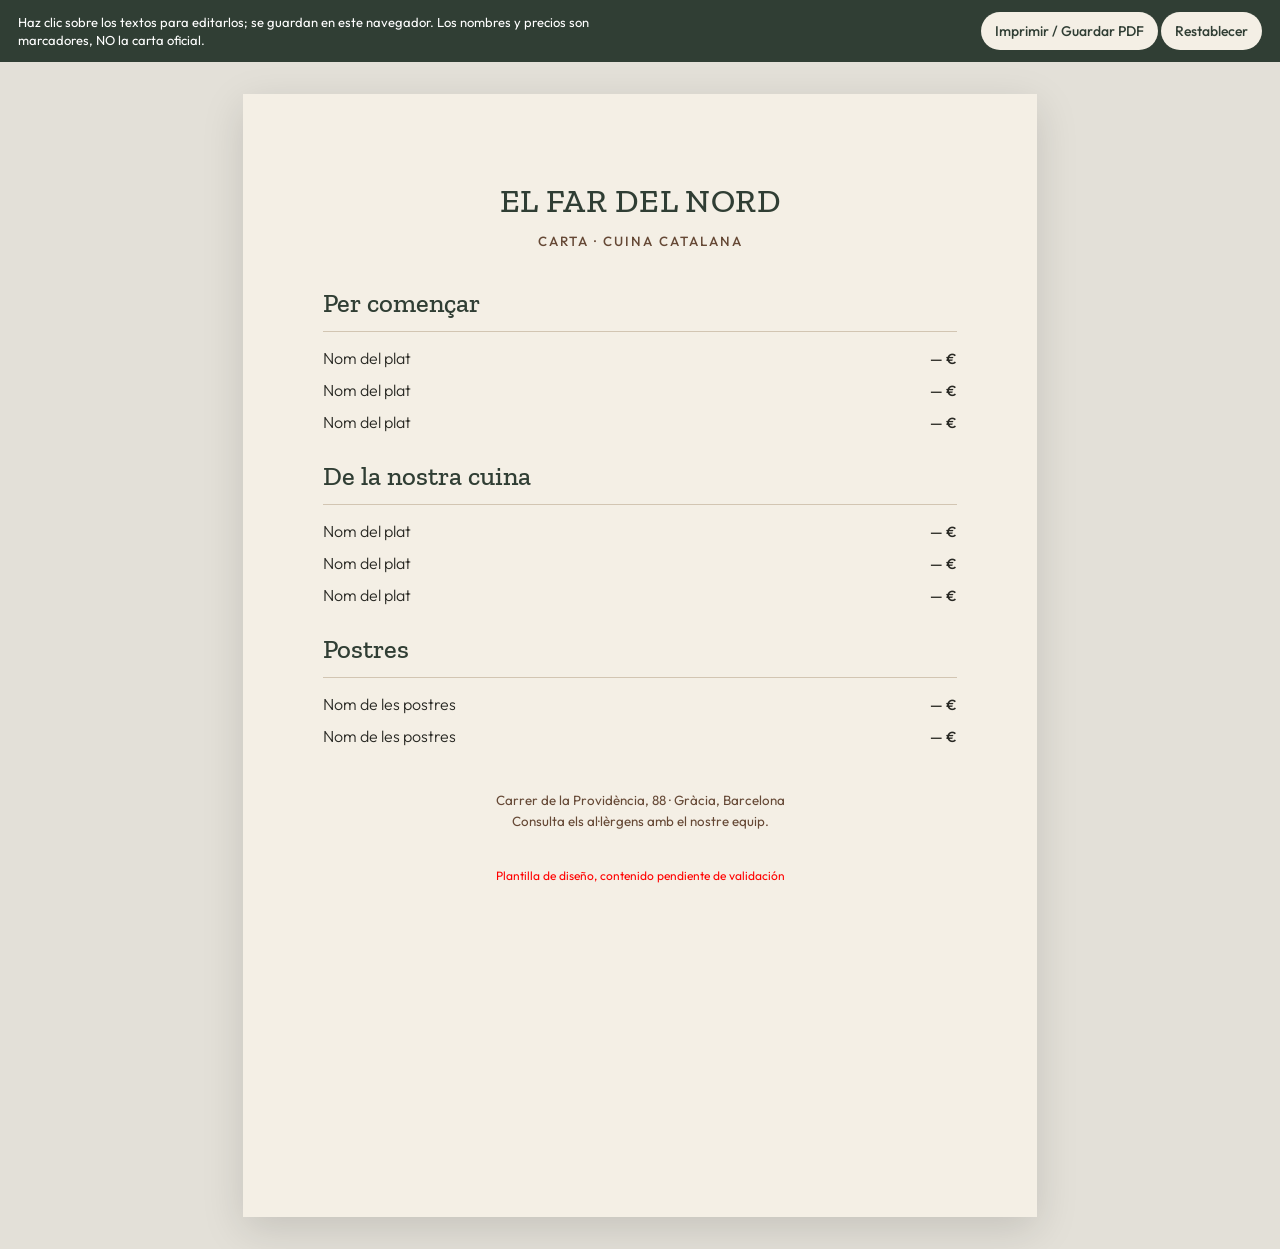
<file: plantilla-menu-editable/carta.html>
<!doctype html><html lang="ca"><head><meta charset="utf-8"><meta name="viewport" content="width=device-width,initial-scale=1"><title>El Far del Nord — Carta editable A4</title><link rel="stylesheet" href="estilos.css"></head><body><div class="editor"><span class="help">Haz clic sobre los textos para editarlos; se guardan en este navegador. Los nombres y precios son marcadores, NO la carta oficial.</span><div><button type="button" id="print">Imprimir / Guardar PDF</button> <button type="button" id="reset">Restablecer</button></div></div>
<main class="paper"><header><div class="wordmark">EL FAR DEL NORD</div><div class="subtitle">Carta · Cuina catalana</div></header>
<section><h2 class="heading" contenteditable="true" role="textbox" aria-label="Título de entrantes">Per començar</h2><div class="rule"></div>
<div class="item"><span class="dish" contenteditable="true">Nom del plat</span><span class="price" contenteditable="true">— €</span></div><div class="item"><span class="dish" contenteditable="true">Nom del plat</span><span class="price" contenteditable="true">— €</span></div><div class="item"><span class="dish" contenteditable="true">Nom del plat</span><span class="price" contenteditable="true">— €</span></div></section>
<section><h2 class="heading" contenteditable="true">De la nostra cuina</h2><div class="rule"></div>
<div class="item"><span class="dish" contenteditable="true">Nom del plat</span><span class="price" contenteditable="true">— €</span></div><div class="item"><span class="dish" contenteditable="true">Nom del plat</span><span class="price" contenteditable="true">— €</span></div><div class="item"><span class="dish" contenteditable="true">Nom del plat</span><span class="price" contenteditable="true">— €</span></div></section>
<section><h2 class="heading" contenteditable="true">Postres</h2><div class="rule"></div>
<div class="item"><span class="dish" contenteditable="true">Nom de les postres</span><span class="price" contenteditable="true">— €</span></div><div class="item"><span class="dish" contenteditable="true">Nom de les postres</span><span class="price" contenteditable="true">— €</span></div></section>
<footer class="footer">Carrer de la Providència, 88 · Gràcia, Barcelona<br><span contenteditable="true">Consulta els al·lèrgens amb el nostre equip.</span></footer><p class="note">Plantilla de diseño, contenido pendiente de validación</p></main><script src="editor.js"></script></body></html>
</file>
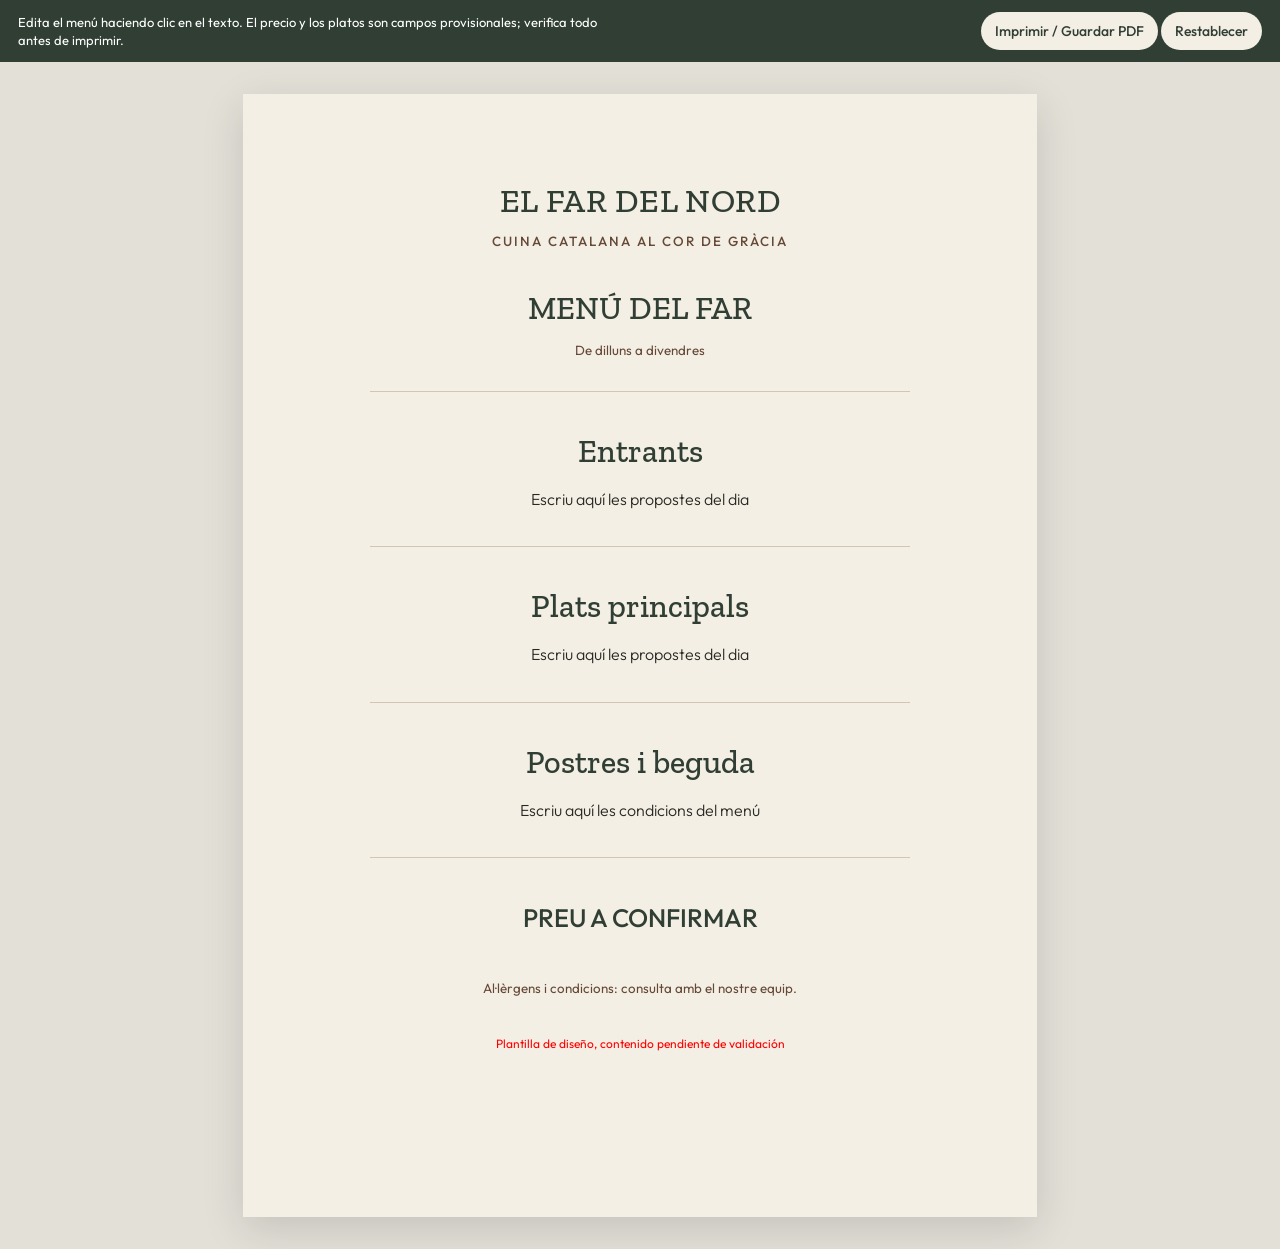
<file: plantilla-menu-editable/menu-mediodia.html>
<!doctype html><html lang="ca"><head><meta charset="utf-8"><meta name="viewport" content="width=device-width,initial-scale=1"><title>El Far del Nord — Menú del Far editable A4</title><link rel="stylesheet" href="estilos.css"></head><body><div class="editor"><span class="help">Edita el menú haciendo clic en el texto. El precio y los platos son campos provisionales; verifica todo antes de imprimir.</span><div><button type="button" id="print">Imprimir / Guardar PDF</button> <button type="button" id="reset">Restablecer</button></div></div>
<main class="paper midday"><div class="wordmark">EL FAR DEL NORD</div><div class="subtitle">Cuina catalana al cor de Gràcia</div><h1 class="heading">MENÚ DEL FAR</h1><p class="tip" contenteditable="true">De dilluns a divendres</p>
<div class="sepline"></div><section class="group"><h2 class="heading" contenteditable="true">Entrants</h2><p class="desc" contenteditable="true">Escriu aquí les propostes del dia</p></section>
<div class="sepline"></div><section class="group"><h2 class="heading" contenteditable="true">Plats principals</h2><p class="desc" contenteditable="true">Escriu aquí les propostes del dia</p></section>
<div class="sepline"></div><section class="group"><h2 class="heading" contenteditable="true">Postres i beguda</h2><p class="desc" contenteditable="true">Escriu aquí les condicions del menú</p></section>
<div class="sepline"></div><div class="charge" contenteditable="true">PREU A CONFIRMAR</div><p class="footer" contenteditable="true">Al·lèrgens i condicions: consulta amb el nostre equip.</p><p class="note">Plantilla de diseño, contenido pendiente de validación</p></main><script src="editor.js"></script></body></html>
</file>
<file: plantilla-menu-editable/estilos.css>
@import url('https://fonts.googleapis.com/css2?family=Outfit:wght@300;400;500&family=Zilla+Slab:wght@500&display=swap');
:root{--verde:#303E34;--marfil:#F4EFE5;--madera:#654835;--piedra:#D2C5B2;--tinta:#282823;}
*{box-sizing:border-box}body{margin:0;color:var(--tinta);background:#e3e0d8;font:400 12pt/1.55 'Outfit',sans-serif}.paper{background:var(--marfil);width:210mm;min-height:297mm;margin:32px auto;padding:23mm 21mm 18mm;box-shadow:0 12px 40px #0002;position:relative}.wordmark{font:500 25pt 'Zilla Slab',serif;color:var(--verde);text-align:center;white-space:nowrap;letter-spacing:.02em}.subtitle{font:500 10pt 'Outfit',sans-serif;letter-spacing:.15em;text-align:center;color:var(--madera);text-transform:uppercase;margin:12px auto 38px}.heading{font:500 20pt 'Zilla Slab',serif;color:var(--verde);margin:28px 0 12px}.rule{height:1px;background:var(--piedra);margin:9px 0 16px}.item{display:flex;align-items:baseline;justify-content:space-between;gap:18px;margin:12px 0}.dish{font:300 12pt 'Outfit',sans-serif;max-width:135mm}.price{font:500 11pt 'Outfit',sans-serif;white-space:nowrap}.footer{font-size:10pt;color:var(--madera);margin-top:44px;text-align:center}.editor{position:sticky;top:0;background:var(--verde);color:#fff;padding:12px 18px;display:flex;flex-wrap:wrap;align-items:center;justify-content:space-between;gap:8px}.editor button{font:500 14px Outfit,sans-serif;background:var(--marfil);border:0;border-radius:20px;padding:10px 14px;color:var(--verde);cursor:pointer}.help{font-size:13px;line-height:1.4;max-width:600px}[contenteditable=true]{cursor:text}[contenteditable=true]:focus{outline:2px solid var(--madera);outline-offset:4px}.note{font-size:9pt;color:red;margin-top:36px;text-align:center}.midday .heading{text-align:center;font-size:24pt;margin:40px 0 12px}.midday .group{text-align:center;margin:28px 0 34px}.midday .desc{font:300 12pt/1.65 Outfit,sans-serif;text-align:center}.midday .sepline{width:85%;margin:30px auto;border-top:1px solid var(--piedra)}.midday .charge{font:500 19pt Outfit,sans-serif;text-align:center;color:var(--verde);margin-top:44px}.tip{font-size:10pt;color:var(--madera);text-align:center}.cover{background:var(--verde);min-height:280mm;display:flex;flex-direction:column;align-items:center;justify-content:center}.cover .wordmark{color:var(--marfil);font-size:31pt}.cover .subtitle{color:var(--piedra)}.cover .heading{color:var(--marfil);font-size:24pt}.cover .rule{width:40mm}@page{size:A4;margin:0}@media print{body{background:white}.editor{display:none}.paper{width:210mm;height:297mm;min-height:unset;margin:0;box-shadow:none;page-break-after:always;break-after:page;padding:23mm 21mm 18mm}.paper:last-child{page-break-after:auto;break-after:auto}[contenteditable=true]:focus{outline:0} .cover{min-height:297mm;padding:0}}
</file>
<file: assets/css/site.min.css>
:root{--cream:#f5f0e7;--paper:#f9f6ef;--ink:#292a22;--muted:#6c6b5d;--line:#d9d1c3;--green:#303f32;--gold:#c79d62}*{box-sizing:border-box}html{scroll-behavior:smooth}body{margin:0;background:var(--cream);color:var(--ink);font-family:'Outfit',sans-serif;font-size:15px}a{color:inherit;text-decoration:none}button{font:inherit}img{max-width:100%;display:block}h1,h2,h3,p{margin-top:0}h1,h2,h3,blockquote{font-family:'Zilla Slab',serif;font-weight:500}h2{font-size:clamp(2.2rem,4vw,4.25rem);letter-spacing:-.035em;line-height:1.17}h1 em,h2 em,h3 em{font-weight:500;font-style:normal}.eyebrow{font-family:'Outfit',sans-serif;font-size:.69rem;letter-spacing:.2em;font-weight:700;text-transform:uppercase;color:#806744}.light{color:#e5cba5}.header{height:88px;display:flex;align-items:center;justify-content:space-between;padding:0 5.4%;background:var(--cream);gap:18px;position:relative;z-index:10}.wordmark{display:flex;gap:7px;align-items:baseline;font-size:20px;font-weight:700;letter-spacing:.095em;white-space:nowrap}.wordmark small{font-size:11px;letter-spacing:.24em}.mark{font-size:22px;color:var(--gold)}.nav{display:flex;gap:27px}.nav a{font-size:12px;color:#55584d}.nav a:hover,.underlink:hover{color:#9b7340}.header-actions{display:flex;align-items:center;gap:20px}.languages{display:flex;gap:9px;font-size:11px}.languages a{opacity:.55}.languages [aria-current=page]{font-weight:700;opacity:1;border-bottom:1px solid}.btn{display:inline-flex;align-items:center;justify-content:center;gap:20px;padding:15px 24px;font-weight:700;font-size:12px;transition:transform .2s,background .2s}.btn:hover{transform:translateY(-2px)}.btn-dark{color:white;background:var(--green)}.btn-gold{color:#27271e;background:#d5ad75}.btn-gold:hover{background:#e4be8b}.mobile-toggle,.mobile-nav{display:none}.skip{position:absolute;left:-999px;top:0;z-index:100;background:white;padding:12px}.skip:focus{left:10px}.hero{height:min(760px,78vw);min-height:585px;position:relative;display:flex;align-items:center;background:#26241d;color:white;overflow:hidden}.hero-img,.hero-shade{position:absolute;inset:0}.hero-img{background:url('../img/far-27.webp') center 55%/cover no-repeat;transform:scale(1.005)}.hero-shade{background:linear-gradient(90deg,rgba(21,23,18,.91),rgba(21,23,18,.53) 55%,rgba(21,23,18,.08))}.hero-inner{position:relative;z-index:1;margin-left:10%;max-width:850px;padding:45px 25px 45px 0}.hero h1{font-size:clamp(3rem,6vw,6.2rem);line-height:1.13;letter-spacing:-.05em;margin:30px 0}.hero h1 em{color:#dfc6a1}.hero-sub{max-width:530px;line-height:1.8;color:#e7e1d5;font-size:16px}.hero-cta{display:flex;align-items:center;gap:30px;margin-top:30px}.text-link{font-size:12px;border-bottom:1px solid #ddd;padding-bottom:6px}.hero-side{position:absolute;right:25px;bottom:45px;writing-mode:vertical-rl;letter-spacing:.25em;font-size:10px;opacity:.8}.section{padding:110px 8.5%}.intro{display:grid;grid-template-columns:1fr 1fr;gap:13%;align-items:center;background:#f8f5ed}.intro h2{max-width:610px}.intro-right p{font-size:18px;line-height:1.85;color:#55584f}.ornament{font-size:50px;color:#ae8d59}.cuisine{background:#ede8de}.section-heading{display:flex;justify-content:space-between;gap:45px;align-items:end;margin-bottom:45px}.section-heading h2{margin-bottom:0;max-width:680px}.section-heading>p{max-width:315px;line-height:1.8;color:var(--muted)}.food-grid{display:grid;grid-template-columns:repeat(3,minmax(0,1fr));gap:22px}.food-card{background:#f8f4ec}.food-photo{aspect-ratio:4/4.1;overflow:hidden}.food-photo img{width:100%;height:100%;object-fit:cover;transition:transform .5s}.food-card:hover img{transform:scale(1.045)}.food-info{padding:25px 25px 30px}.food-info h3{font-size:25px;margin:15px 0 8px}.food-info>p:not(.eyebrow){color:var(--muted);min-height:38px}.underlink{display:inline-block;font-size:12px;font-weight:700;border-bottom:1px solid #8c7b5b;padding-bottom:6px;margin:8px 0}.menu-bar{display:flex;justify-content:space-between;padding-top:26px;font-size:13px}.menu-bar a{text-decoration:underline;text-underline-offset:5px}.story{display:grid;grid-template-columns:1fr 1fr;gap:10%;align-items:center;background:#f9f6ee}.story-gallery{position:relative;min-height:610px}.story-gallery>img{height:580px;width:79%;object-fit:cover}.story-small{position:absolute;bottom:-18px;right:0;width:43%;height:290px;border:10px solid #f9f6ee}.story-small img{width:100%;height:100%;object-fit:cover}.story-copy h2{margin:20px 0}.story-copy>p:not(.eyebrow):not(.signature){line-height:1.95;color:#56594f;font-size:16px}.story-copy .line{width:70px;height:1px;background:var(--gold);margin:30px 0}.story-copy .editor-note{font-size:11px!important;padding:16px;border-left:2px solid #b99768;background:#efe9df;color:#6f685b!important}.signature{font-family:'Zilla Slab',serif;font-size:23px;font-style:normal;font-weight:500;margin-top:30px}.signature span{color:var(--gold)}.quote-banner{background:#334034;color:#fff;text-align:center;padding:90px 20px}.quote-banner>p{font-size:32px;color:var(--gold)}.quote-banner blockquote{font-size:clamp(28px,4vw,56px);margin:15px auto 25px;max-width:840px;line-height:1.35}.quote-banner>span{font-size:10px;letter-spacing:.22em;color:#d6d4c8}.reviews{background:#f6f1e8}.review-grid{display:grid;grid-template-columns:1fr 1fr;gap:24px}.review-card{background:#fffdf8;border:1px solid var(--line);padding:36px;display:flex;flex-direction:column;align-items:flex-start;gap:12px}.review-top{width:100%;display:flex;justify-content:space-between;align-items:center}.review-mark{font-size:32px;font-weight:700;color:#4285f4}.fork-mark{font-weight:700;font-size:21px}.review-stars{letter-spacing:4px;color:#bf9253}.review-card strong{font-size:52px;font-family:'Zilla Slab',serif;font-weight:400}.review-card strong small{font-size:21px}.review-card>span{font-size:13px;color:var(--muted)}.disclaimer{font-size:11px;color:#777366;margin-top:20px;line-height:1.6}.visit{display:grid;grid-template-columns:41% 59%;background:#ded5c4}.visit-image{height:100%;min-height:740px}.visit-image img{height:100%;width:100%;object-fit:cover}.visit-content{padding:85px 10%}.visit-content h2{font-size:clamp(2.9rem,4.7vw,5.1rem)}.visit-col{display:grid;grid-template-columns:1fr 1fr;gap:40px;margin:55px 0 30px}.visit h3{font-size:25px}.visit address{font-style:normal;line-height:1.8;margin-bottom:20px}.visit .underlink{display:block;width:max-content}.hours-line{display:flex;justify-content:space-between;gap:10px;border-bottom:1px solid #c8bfaf;padding:9px 0;font-size:12px}.hours-line strong{font-weight:600;white-space:nowrap}.reserve-panel{padding-top:15px}.reserve-panel p{font-size:13px}.widget-placeholder{border:1px dashed #ae9f87;margin-top:24px;padding:14px;display:flex;flex-direction:column;gap:5px;max-width:490px}.widget-placeholder span{font-size:12px;font-weight:700;letter-spacing:.1em}.widget-placeholder small{font-size:10px;color:#6b655b;line-height:1.5}.footer{background:#242a23;color:#f1e9dc;padding:70px 8.5% 25px}.footer-top{display:grid;grid-template-columns:2fr 1fr 1fr;gap:50px}.footer-brand{font-weight:700;font-size:36px;letter-spacing:.13em}.footer-brand span{font-size:13px;display:block}.footer-top p{color:#c4c5b9;max-width:350px;line-height:1.8}.footer-top strong{font-size:13px}.social-links{display:flex;flex-direction:column;gap:15px;margin-top:18px;font-size:13px}.social-links span{color:#aaa99e}.award{border:1px solid #697164;padding:20px;text-align:center}.award-icon{font-size:40px;color:#d5ad75}.award small{line-height:1.6;color:#d9d5c8}.footer-bottom{border-top:1px solid #596155;margin-top:60px;padding-top:24px;display:flex;justify-content:space-between;gap:15px;font-size:10px;color:#b6b8ab}.floating-book{display:none}section{scroll-margin-top:40px}@media(max-width:1100px){.nav{gap:13px}.nav a{font-size:11px}.header{padding:0 3%}.wordmark{font-size:16px}.section{padding:75px 6%}.story{gap:5%}.visit-content{padding:60px 6%}}@media(max-width:780px){.header{height:73px;padding:0 5%}.nav,.navbook{display:none}.mobile-toggle{display:block;border:0;background:transparent;font-size:26px;cursor:pointer}.mobile-nav{position:absolute;z-index:20;top:73px;left:0;right:0;background:var(--paper);padding:18px 6% 25px;box-shadow:0 15px 22px #0002}.mobile-nav:not([hidden]){display:flex;flex-direction:column;gap:20px}.mobile-nav a{font-size:14px}.mobile-nav .btn{width:max-content}.hero{min-height:620px;height:75vh;max-height:780px}.hero-img{background-position:center 50%}.hero-shade{background:linear-gradient(90deg,#171d18da,#171d1870)}.hero-inner{margin-left:7%;padding-right:7%}.hero h1{font-size:clamp(3.4rem,9vw,5rem)}.hero-side{display:none}.intro,.story,.visit{grid-template-columns:1fr}.section-heading{display:block}.section-heading>p{margin-top:20px}.food-grid{grid-template-columns:1fr 1fr}.food-card:last-child{grid-column:1/-1}.food-card:last-child .food-photo{aspect-ratio: 16/9}.story-gallery{min-height:470px}.story-gallery>img{height:450px}.story-small{height:230px}.story-copy{padding-top:30px}.visit-image{height:340px;min-height:0}.visit-content{padding:65px 8%}.footer-top{grid-template-columns:1fr 1fr}.footer-top>div:first-child{grid-column:1/-1}.footer-bottom{flex-wrap:wrap}.floating-book{display:block;position:fixed;bottom:18px;right:18px;z-index:30;background:#cfa568;padding:15px 23px;font-size:12px;font-weight:700;color:#25281f;box-shadow:0 7px 26px #0004}}@media(max-width:530px){.wordmark{font-size:14px}.wordmark small{font-size:9px}.header-actions{gap:14px}.languages{gap:6px}.hero h1{font-size:3.5rem}.hero-cta{align-items:flex-start;flex-direction:column;gap:22px}.section{padding:66px 6%}h2{font-size:2.8rem}.intro{gap:8px}.food-grid,.review-grid{grid-template-columns:1fr}.food-card:last-child{grid-column:auto}.food-card:last-child .food-photo{aspect-ratio:4/4.1}.menu-bar{flex-direction:column;gap:15px}.story-gallery{min-height:400px}.story-gallery>img{height:380px}.story-small{height:185px}.visit-col{grid-template-columns:1fr;gap:25px}.visit-content{padding:60px 7%}.footer-top{grid-template-columns:1fr}.footer-top>div:first-child{grid-column:auto}.footer-bottom{display:block}.footer-bottom>*{display:block;margin:12px 0}.hero-sub{font-size:14px}.footer-brand{font-size:30px}}@media(prefers-reduced-motion:reduce){html{scroll-behavior:auto}*,*:before,*:after{transition:none!important}}

/* Tipografia editorial: Zilla Slab Medium + Outfit Light. */
body{font-family:"Outfit",sans-serif;font-weight:300;font-size:16px;line-height:1.65}
h1,h2,h3,blockquote,.review-card strong,.signature{font-family:"Zilla Slab",serif;font-weight:500}
h1 em,h2 em,h3 em{font-weight:500}
.eyebrow,.nav a,.text-link,.underlink,.languages,.hours-line,.social-links{font-family:"Outfit",sans-serif;font-weight:400}
.btn,.wordmark,.footer-brand,.review-card .fork-mark{font-family:"Outfit",sans-serif;font-weight:500}
p,li,address{font-family:"Outfit",sans-serif;font-weight:300}
strong,b{font-weight:500}

/* Identidad del local: paleta marfil, verde, madera. Fotografías originales de primera versión. */
:root{--cream:#F4EFE5;--paper:#F4EFE5;--ink:#282823;--muted:#645d50;--line:#D2C5B2;--green:#303E34;--gold:#BCA17B}
body{background:var(--cream);color:var(--ink)}
.header,.mobile-nav{background:var(--cream)}
.header{border-bottom:1px solid rgba(48,62,52,.12)}
.wordmark{color:var(--green);letter-spacing:.06em}
.nav a{color:var(--green)}
.languages a{color:var(--green)}
.hero-shade{background:linear-gradient(90deg,rgba(21,30,24,.84) 0%,rgba(21,30,24,.58) 49%,rgba(21,30,24,.09) 100%)}
.hero h1{letter-spacing:-.035em}
.hero h1 em{color:#E5D0AD}
.btn{border-radius:2px;letter-spacing:.025em}
.btn-dark,.btn-gold{background:var(--green);color:#fff}
.btn-dark:hover,.btn-gold:hover{background:#435846}
.intro,.story{background:#F4EFE5}
.cuisine{background:#EAE3D6}
.food-card{background:#F7F1E6;border:1px solid rgba(48,62,52,.09)}
.food-info{padding:29px}
.food-info h3{color:var(--green)}
.story-gallery .story-small{border-color:#F4EFE5}
.story-copy .editor-note{background:#EAE3D6;border-left-color:#654835}
.quote-banner{background:#303E34}
.quote-banner>p{color:#D2C5B2}
.reviews{background:#F4EFE5}
.review-card{background:#FBF8F2;border:1px solid #D2C5B2}
.visit{background:#D2C5B2}
.visit h2,.visit h3{color:var(--green)}
.footer{background:#27352B}
.footer-brand{letter-spacing:.065em}
.eyebrow{color:#785E40}
.section{scroll-margin-top:75px}
@media(max-width:780px){.hero-shade{background:linear-gradient(90deg,rgba(21,30,24,.83),rgba(21,30,24,.48))}}


/* Refinamiento visual: botones más distintivos y tarjetas editoriales */
.btn{padding:15px 28px;border-radius:999px;border:1px solid transparent;box-shadow:0 10px 22px rgba(39,53,43,.10), inset 0 -1px 0 rgba(255,255,255,.08)}
.btn-dark,.btn-gold{background:var(--green);color:#fff;border-color:rgba(255,255,255,.12)}
.btn-dark:hover,.btn-gold:hover{background:#435846;box-shadow:0 14px 28px rgba(39,53,43,.18), inset 0 -1px 0 rgba(255,255,255,.08)}
.hero-cta .text-link{padding:14px 0 8px;font-weight:500}
.underlink{font-weight:500}
.editor-note,.widget-placeholder{position:relative;border:1px solid rgba(48,62,52,.16);border-radius:22px;background:#f7f2e8;box-shadow:0 12px 28px rgba(48,62,52,.06)}
.editor-note{margin-top:28px;padding:22px 24px 20px 24px;border-left:none !important}
.editor-note::before{content:"";position:absolute;left:24px;top:0;width:54px;height:3px;background:var(--gold);border-radius:999px;transform:translateY(-1px)}
.editor-note .note-label,.widget-placeholder .widget-label{display:inline-flex;align-items:center;gap:8px;margin:0 0 10px 0;font-size:11px;letter-spacing:.12em;text-transform:uppercase;color:#7a6242;font-weight:500}
.editor-note p,.widget-placeholder p{margin:0;color:#5f5a51 !important;font-size:14px;line-height:1.75;font-weight:300}
.editor-note strong,.widget-placeholder strong{font-weight:500;color:var(--green)}
.widget-placeholder{margin-top:28px;padding:24px}
.widget-placeholder::before{content:"";position:absolute;left:24px;top:0;width:54px;height:3px;background:var(--gold);border-radius:999px;transform:translateY(-1px)}
.widget-placeholder span,.widget-placeholder small{display:none}
.reserve-panel>p{font-size:15px;line-height:1.8;color:#5a584f}
@media(max-width:530px){.btn{width:100%;padding:16px 22px}.editor-note,.widget-placeholder{border-radius:18px;padding:20px}}

/* Wordmark en una sola línea, con altura tipográfica uniforme */
.wordmark{display:inline-flex;align-items:center;gap:10px;font-family:'Outfit',sans-serif;font-size:clamp(13px,1.35vw,18px);font-weight:600;letter-spacing:.055em;white-space:nowrap;flex-shrink:0}
.wordmark .mark{font-size:1.16em;line-height:1}
.footer-brand{display:inline-block;font-family:'Outfit',sans-serif;font-size:clamp(22px,3vw,35px);line-height:1.2;font-weight:600;letter-spacing:.04em;white-space:nowrap}
.story-gallery>img{object-position:center 18%}
.story-small img{object-position:center 55%}
@media(max-width:1080px){.header{gap:12px}.nav{gap:12px}.header-actions{gap:12px}.wordmark{letter-spacing:.015em;font-size:14px}}
@media(max-width:530px){.wordmark{font-size:12px;gap:4px;letter-spacing:0}.wordmark .mark{font-size:15px}.header-actions{gap:8px}}

/* Privacy controls: shared across both visual themes */
#privacy-banner[hidden],#privacy-dialog[hidden]{display:none!important}.privacy-banner{position:fixed;bottom:18px;left:18px;right:18px;max-width:700px;z-index:1001;background:var(--paper);color:var(--ink);padding:24px 26px;border:1px solid var(--line);border-radius:22px;box-shadow:0 14px 55px rgba(0,0,0,.24)}.privacy-banner h2,.privacy-dialog h2{font-size:clamp(1.45rem,2vw,2rem);margin:0 0 10px}.privacy-banner p,.privacy-dialog p{font-size:14px;line-height:1.6;color:var(--muted);margin:0 0 14px}.privacy-actions{display:flex;flex-wrap:wrap;gap:8px}.privacy-action{font:500 13px 'Outfit',sans-serif;cursor:pointer;border:1px solid var(--ink);border-radius:999px;padding:11px 16px;background:transparent;color:var(--ink)}.privacy-action.primary{background:var(--ink);color:var(--paper)}.privacy-action:focus-visible,.privacy-footer:focus-visible{outline:3px solid #89999a;outline-offset:3px}.privacy-backdrop{position:fixed;inset:0;z-index:1100;background:rgba(0,0,0,.62);display:grid;place-items:center;padding:20px}.privacy-dialog{max-width:530px;width:100%;max-height:90vh;overflow:auto;background:var(--paper);color:var(--ink);border-radius:24px;padding:30px;box-shadow:0 20px 80px rgba(0,0,0,.35)}.privacy-head{display:flex;justify-content:space-between;align-items:flex-start;gap:15px}.privacy-close{border:0;background:transparent;color:var(--ink);font-size:25px;cursor:pointer}.privacy-option{display:flex;justify-content:space-between;align-items:center;gap:16px;border-top:1px solid var(--line);padding:17px 0;font-size:14px}.privacy-option input{width:19px;height:19px;accent-color:var(--ink)}.privacy-note{font-size:12px!important}.privacy-footer{border:0;background:transparent;color:inherit;cursor:pointer;font:400 12px 'Outfit',sans-serif;text-decoration:underline;text-underline-offset:3px;padding:0;margin:0 12px 0 0}.privacy-footer-wrap{display:inline-flex;align-items:center;gap:12px}@media(max-width:530px){.privacy-banner{left:10px;right:10px;bottom:10px;padding:18px}.privacy-action{flex:1 1 100%;text-align:center}.privacy-dialog{padding:22px}}

/* Accessibility and sticky desktop bookings — October 2026 */
:root{scroll-padding-top:110px}
body{font-size:17px;line-height:1.72}
p,li,address{font-size:inherit}
.header{position:sticky;top:0;z-index:1000;min-height:88px;height:auto;background:var(--cream);box-shadow:0 3px 20px rgba(0,0,0,.075)}
.nav a{font-size:14px;line-height:1.4;font-weight:500;white-space:nowrap}
.languages{font-size:13px;gap:12px}
.languages a{display:inline-flex;align-items:center;justify-content:center;min-width:30px;min-height:44px}
.wordmark{font-size:clamp(14px,1.4vw,19px)}
.btn{min-height:48px;padding:14px 25px;font-size:15px;font-weight:600;line-height:1.35;white-space:normal;text-align:center}
.navbook{flex-shrink:0}
.hero-sub{font-size:18px;line-height:1.75}
.text-link,.underlink{font-size:15px;font-weight:500;line-height:1.5}
.eyebrow{font-size:12px;line-height:1.5;letter-spacing:.13em}
.intro-right p{font-size:19px}
.section-heading>p,.food-info>p:not(.eyebrow),.story-copy>p:not(.eyebrow):not(.signature){font-size:17px;line-height:1.75}
.menu-bar{font-size:16px}
.food-info h3{font-size:29px}
.review-card>span,.review-card p{font-size:16px}
.disclaimer{font-size:14px;line-height:1.65}
.visit address,.reserve-panel>p{font-size:16px}
.hours-line{font-size:15px;line-height:1.5;padding:12px 0}
.hours-line strong{font-weight:600}
.footer-top p,.social-links,.social-links a,.footer-top strong{font-size:15px}
.footer-bottom{font-size:13px}
.editor-note p,.widget-placeholder p{font-size:15px}
.editor-note .note-label,.widget-placeholder .widget-label{font-size:13px}
.privacy-banner,.privacy-dialog{font-size:16px;line-height:1.65}
.privacy-banner p,.privacy-dialog p{font-size:16px;line-height:1.65}
.privacy-action{font-size:15px;min-height:46px;padding:12px 18px}
.privacy-option{font-size:16px}
.privacy-option input{width:22px;height:22px}
.privacy-note{font-size:14px!important}
.privacy-footer{font-size:14px;min-height:44px;padding:9px 2px}
.privacy-close{min-width:44px;min-height:44px}
:where(a,button,input):focus-visible{outline:3px solid #8c7248;outline-offset:3px}
a:not(.btn):hover{text-underline-offset:5px}
section{scroll-margin-top:105px}
@media(max-width:1200px){
 .header{padding:0 2.5%;gap:12px}
 .nav{gap:11px}
 .nav a{font-size:13px}
 .header-actions{gap:10px}
 .wordmark{font-size:14px;letter-spacing:0}
 .navbook{font-size:14px;padding:12px 16px}
}
@media(max-width:950px){
 .nav,.navbook{display:none}
 .mobile-toggle{display:block;border:0;background:transparent;font-size:28px;min-height:44px;min-width:44px;cursor:pointer}
 .header{min-height:73px;height:73px;padding:0 5%}
 .mobile-nav{top:73px}
 .mobile-nav a{font-size:17px;min-height:42px;display:flex;align-items:center}
 .mobile-nav .btn{min-width:180px}
}
@media(max-width:780px){
 :root{scroll-padding-top:82px}
 .header{position:relative;box-shadow:none}
 .floating-book{display:inline-flex;align-items:center;justify-content:center;min-height:52px;border-radius:999px;padding:14px 22px;font-size:15px;font-weight:600;background:var(--ink);color:var(--paper);box-shadow:0 9px 26px rgba(0,0,0,.24)}
 .hero-sub{font-size:17px}
 section{scroll-margin-top:80px}
}
@media(max-width:530px){
 body{font-size:16px}
 .btn{font-size:15px}
 .hero-sub{font-size:16px}
 .wordmark{font-size:13px}
 .header-actions{gap:8px}
 .languages{gap:2px}
 .languages a{min-width:30px;font-size:12px}
 .floating-book{width:auto;max-width:calc(100vw - 36px);right:18px;bottom:18px}
 .privacy-banner{bottom:8px}
}


/* Ajustes móvil + Open Graph prep */
.mobile-toggle{-webkit-appearance:none;appearance:none;-webkit-tap-highlight-color:transparent;color:var(--green);display:none;align-items:center;justify-content:center;gap:4px;flex-direction:column;border:1px solid rgba(48,62,52,.16);border-radius:999px;background:rgba(255,255,255,.62);padding:0 11px;box-shadow:0 8px 20px rgba(48,62,52,.08)}
.mobile-toggle span{display:block;width:18px;height:2px;border-radius:999px;background:currentColor;transition:transform .24s ease,opacity .18s ease}
.mobile-toggle[aria-expanded="true"] span:nth-child(1){transform:translateY(6px) rotate(45deg)}
.mobile-toggle[aria-expanded="true"] span:nth-child(2){opacity:0}
.mobile-toggle[aria-expanded="true"] span:nth-child(3){transform:translateY(-6px) rotate(-45deg)}
.mobile-nav{border-top:1px solid rgba(48,62,52,.08)}
.mobile-nav a{font-size:17px;color:var(--ink)}
.review-mark{color:var(--green);background:#fff;border:1px solid var(--line);width:40px;height:40px;border-radius:999px;display:grid;place-items:center;font-size:18px;line-height:1}
.fork-mark{font-size:17px;color:var(--green)}
@media(max-width:950px){.mobile-toggle{display:inline-flex}}
@media(max-width:530px){.mobile-toggle{min-width:46px;min-height:46px;padding:0 12px;background:#f8f4ec}.header{padding:0 4.5%}}

/* Sin iconografía decorativa: no se generan flechas ni estrellas por CSS. */
.mark,.ornament,.award-icon,.review-stars{display:none!important}


/* v2 Mobile / accesibilidad y edición: sin elementos decorativos sobrantes */
:root {--cream:#F4EFE5;--paper:#F4EFE5;--green:#303E34;--ink:#282823;--line:#D2C5B2}
html {scroll-padding-top:88px}
.header {background:var(--cream)}
.mobile-toggle {display:none;appearance:none;-webkit-appearance:none;-webkit-tap-highlight-color:transparent;
  border:1px solid #303E34!important;background:#303E34!important;color:#F4EFE5!important;
  border-radius:12px!important;min-width:46px;min-height:46px;padding:0!important;
  align-items:center;justify-content:center;flex-direction:column;gap:5px;
  box-shadow:none!important;cursor:pointer;flex-shrink:0}
.mobile-toggle span{display:block;width:20px;height:2px;border-radius:3px;background:currentColor;transition:transform .18s ease,opacity .18s ease}
.mobile-toggle[aria-expanded="true"] span:first-child{transform:translateY(7px) rotate(45deg)}
.mobile-toggle[aria-expanded="true"] span:nth-child(2){opacity:0}
.mobile-toggle[aria-expanded="true"] span:nth-child(3){transform:translateY(-7px) rotate(-45deg)}
.mobile-toggle:focus-visible {outline:3px solid #9D6D35!important;outline-offset:3px}
.mobile-nav[hidden]{display:none!important}
.mobile-nav {background:#F4EFE5;border-top:1px solid #d2c5b2;box-shadow:0 16px 28px rgba(29,36,29,.19)}
.mobile-nav a {color:#303E34!important;font-weight:500;line-height:1.5}
.mobile-nav a:not(.btn){padding:6px 8px;border-bottom:1px solid #ded6c9}
.mobile-nav .btn {font-weight:600}
.review-source{font-family:'Outfit',sans-serif;font-size:18px;font-weight:600;color:var(--green)}
.review-top{min-height:32px}
.reviews{background:#EEE9E0}
.review-card{background:#FCFAF6}
.footer-top{grid-template-columns:minmax(0,2fr) minmax(0,1fr)}
.footer-bottom{align-items:center}
/* Ninguna animación distrae de los platos */
.food-card:hover img,.btn:hover{transform:none!important}
.food-photo img {transition:none!important}
.btn{transition:background-color .16s ease,border-color .16s ease}
@media(max-width:950px){
 .mobile-toggle{display:inline-flex!important}
 .mobile-nav{position:fixed;z-index:1000;top:73px;left:0;right:0;padding:18px 5% 22px;max-height:calc(100dvh - 73px);overflow-y:auto}
 .mobile-nav:not([hidden]){display:flex;flex-direction:column;gap:10px}
 .mobile-nav a{font-size:17px;min-height:46px}
 .header{position:sticky!important;top:0;z-index:1001;min-height:73px;box-shadow:0 3px 12px rgba(0,0,0,.055)}
}
@media(max-width:780px){
 html{scroll-padding-top:73px}
 .hero{height:auto!important;min-height:min(690px,calc(100svh - 73px));max-height:none!important;
   display:flex;align-items:center;overflow:hidden}
 .hero-inner{margin:0!important;max-width:620px;width:100%;padding:58px 6% 62px!important}
 .hero h1{font-size:clamp(2.5rem,10vw,3.15rem)!important;line-height:1.075;
   letter-spacing:-.025em;margin:17px 0 19px}
 .hero .eyebrow{font-size:12px;line-height:1.5;letter-spacing:.10em;margin:0}
 .hero-sub{font-size:16px!important;line-height:1.65;max-width:490px;margin:0}
 .hero-cta{margin-top:26px;display:flex;flex-direction:column;gap:12px;align-items:flex-start;width:100%}
 .hero-cta .btn{width:auto;min-width:210px;max-width:100%;margin:0;padding:15px 26px}
 .hero-cta .text-link{display:inline-flex;align-items:center;min-height:44px;
   color:#F5F0E7;text-decoration:underline;text-underline-offset:6px;text-decoration-thickness:1px;
   font-size:15px;font-weight:400;line-height:1.45;margin:0;padding:8px 1px;
   border:none!important;box-shadow:none!important;max-width:100%}
 .floating-book{display:inline-flex!important;opacity:0;visibility:hidden;pointer-events:none;
   transition:opacity .2s ease,visibility .2s ease;min-height:52px;
   right:16px;bottom:calc(14px + env(safe-area-inset-bottom));font-size:15px;
   border-radius:999px!important;background:#303E34;color:#FFFFFF;
   box-shadow:0 8px 24px rgba(0,0,0,.19)}
 .floating-book.is-visible:not(.menu-blocked){opacity:1;visibility:visible;pointer-events:auto}
 body:has(.privacy-banner:not([hidden])) .floating-book,
 body:has(#privacy-dialog:not([hidden])) .floating-book{opacity:0!important;visibility:hidden!important;pointer-events:none!important}
 .section{padding:72px 6%}
 .intro{gap:20px}
 .footer-top{grid-template-columns:1fr}
 .footer-top>div:first-child{grid-column:auto}
 .quote-banner{display:none!important}
}
@media(max-width:530px){
 .header{padding:0 4%!important;gap:7px}
 .wordmark{font-size:clamp(11px,3.6vw,13px);gap:4px;letter-spacing:0;white-space:nowrap}
 .header-actions{gap:5px}
 .languages{gap:0}
 .languages a{min-width:30px;min-height:44px;font-size:13px}
 .mobile-toggle{min-width:44px;min-height:44px}
 .hero-inner{padding:47px 6% 54px!important}
 .hero h1{font-size:clamp(2.45rem,10.7vw,2.85rem)!important;line-height:1.085}
 .hero-cta .btn{width:100%;min-height:50px}
 .hero-cta .text-link{font-size:15px}
 .hero-sub{font-size:16px!important}
 .review-card{padding:24px}
 .footer-brand{font-size:clamp(21px,6vw,30px)}
}
@media(max-width:360px){
 .wordmark{font-size:11px}
 .languages a{min-width:28px;font-size:12px}
 .hero h1{font-size:2.35rem!important}
}
@media(prefers-reduced-motion:reduce){
 .mobile-toggle span,.floating-book,.btn{transition:none!important}
}

/* Ajustes contrastados tras revisión visual del menú */
.hero .eyebrow.light{color:#F2E6D5!important}
.mobile-nav a.btn,.mobile-nav a.btn-dark{color:#FFFFFF!important;background:#303E34!important}
.mobile-nav .btn{width:100%;max-width:none;margin-top:12px;justify-content:center;font-size:16px}

/* El menú abierto se distingue visualmente del contenido inferior */
@media(max-width:950px){
 html.menu-open{overflow:hidden}
 html.menu-open::before{content:"";position:fixed;inset:73px 0 0;z-index:999;background:rgba(20,30,23,.42);pointer-events:none}
}


/* 2026 · Menú de mediodía y selector de idiomas: espaciado multilingüe */
.menu-bar{display:flex;flex-wrap:wrap;justify-content:space-between;align-items:center;gap:12px 26px;
  margin-top:32px;padding:22px 0 0;border-top:1px solid rgba(48,62,52,.22);font-size:15px;line-height:1.6}
.menu-bar span{display:block;min-width:0;margin:0;overflow-wrap:break-word}
.menu-detail-name{font-family:'Zilla Slab',serif;font-size:23px;font-weight:500;color:#303E34}
.menu-detail-days{font-weight:400;color:#544F46}
.menu-detail-price{font-weight:500;color:#303E34;white-space:normal}
.footer-bottom{display:flex;flex-wrap:wrap;align-items:center;justify-content:space-between;gap:14px 28px;line-height:1.65}
.footer-languages{display:inline-flex;align-items:center;justify-content:flex-start;flex-wrap:wrap;gap:10px;max-width:100%}
.footer-languages a{display:inline-flex;align-items:center;justify-content:center;
  min-width:45px;min-height:45px;padding:7px 9px;border:1px solid rgba(244,239,229,.32);border-radius:12px;
  font:500 14px/1.3 'Outfit',sans-serif;color:#F4EFE5;text-decoration:none;white-space:nowrap;transition:background-color .15s ease}
.footer-languages a[aria-current="page"]{background:#F4EFE5;color:#303E34;border-color:#F4EFE5}
.footer-languages a:hover{background:rgba(244,239,229,.12);color:#FFFFFF}
.footer-languages a[aria-current="page"]:hover{background:#F4EFE5;color:#303E34}
.footer-languages a:focus-visible{outline:3px solid #D2C5B2;outline-offset:3px}
.social-links{gap:18px}
@media(max-width:780px){
 .menu-bar{display:grid;grid-template-columns:minmax(0,1fr);gap:6px;margin-top:26px;padding-top:18px;font-size:16px}
 .menu-detail-name{font-size:22px}
 .footer-bottom{display:flex;flex-direction:column;align-items:flex-start;justify-content:flex-start;gap:18px}
 .footer-bottom>*{display:block;margin:0}
 .footer-bottom .footer-languages{display:inline-flex;margin:0;gap:12px}
}
@media(prefers-reduced-motion:reduce){.footer-languages a{transition:none}}
</file>
